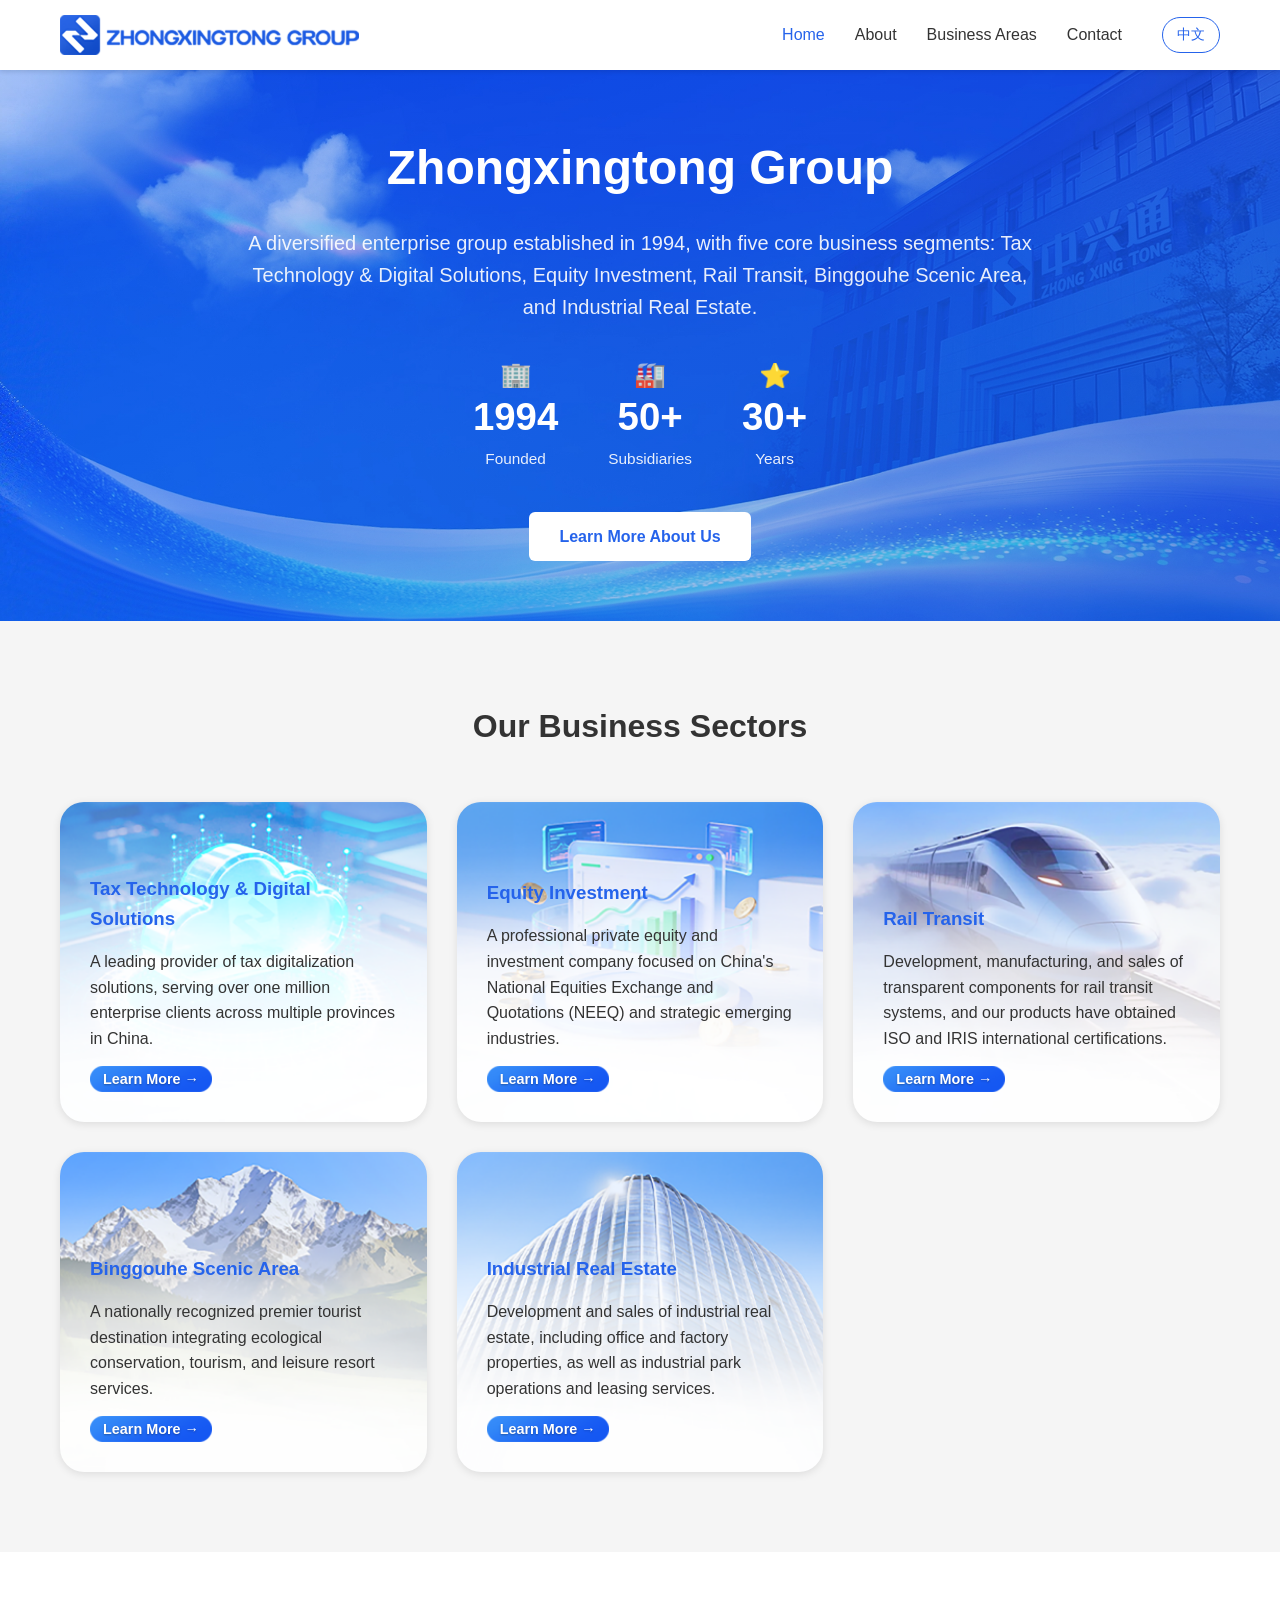
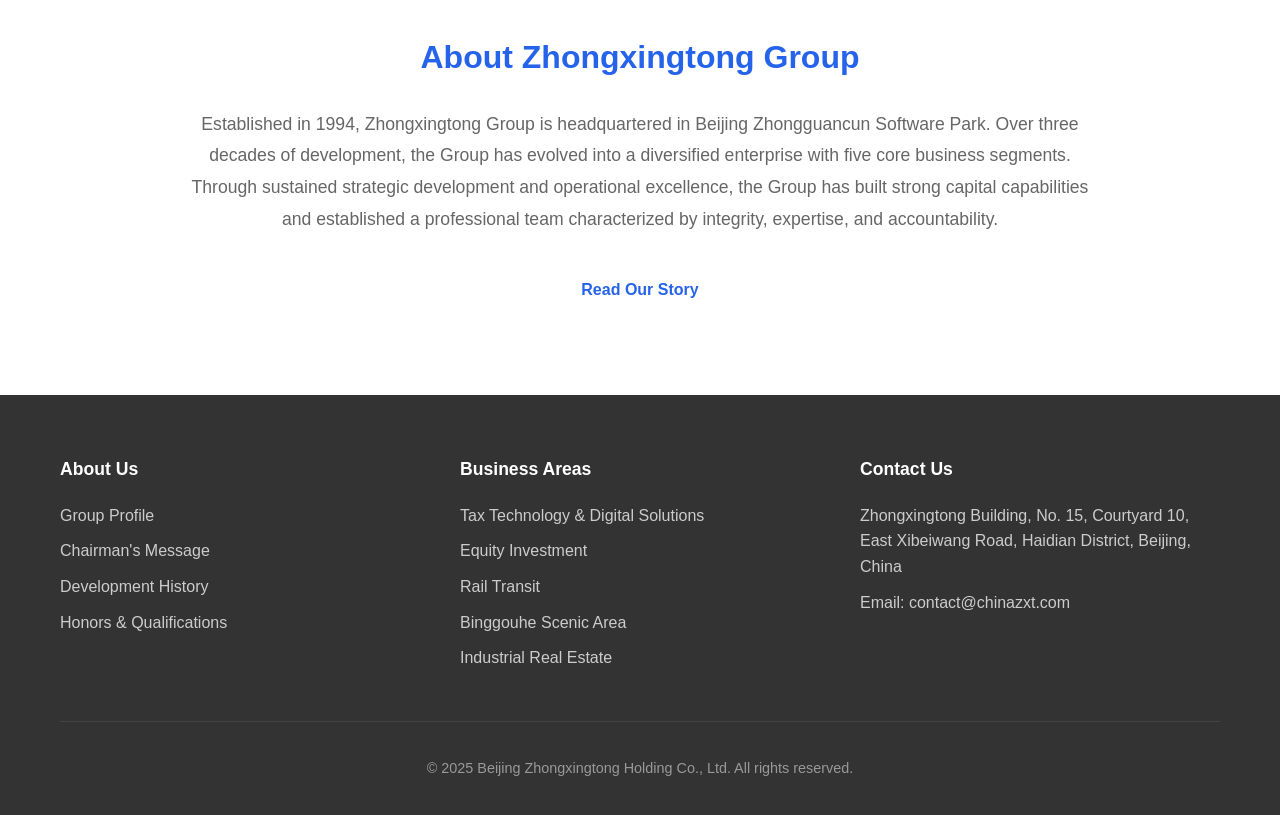
<file: index.html>
<!DOCTYPE html>
<html lang="en">
<head>
  <meta charset="UTF-8">
  <meta name="viewport" content="width=device-width, initial-scale=1.0">
  <title>Home - Zhongxingtong Group</title>
  <link rel="shortcut icon" href="favicon.ico" type="image/x-icon">
  <link rel="stylesheet" href="assets/css/style.css?v=20250525">
  <link rel="stylesheet" href="assets/css/images.css">
  <style>
    .stat-icon {
      display: block;
      line-height: 1;
      font-size: clamp(1.4rem, 2vw, 2.5rem);
      height: 1em;
      overflow: hidden;
      margin-bottom: 0.3em;
    }
    .stat-number {
      margin-bottom: 0.2em;
    }
    .hero {
      background-image: url('images/banner.png');
      background-size: cover;
      background-position: center;
    }
    .feature-card {
      background-size: cover;
      background-position: center;
    }
    .feature-card:nth-child(1) { background-image: url('images/block-1.png'); }
    .feature-card:nth-child(2) { background-image: url('images/block-2.png'); }
    .feature-card:nth-child(3) { background-image: url('images/block-3.png'); }
    .feature-card:nth-child(4) { background-image: url('images/block-4.png'); }
    .feature-card:nth-child(5) { background-image: url('images/block-5.png'); }
  </style>
</head>
<body>
  <header>
    <nav class="navbar">
      <div class="container nav-container">
        <a href="index.html" class="logo">
          <img src="images/logo.png" alt="Zhongxingtong Group">
        </a>
        <button class="mobile-menu-btn" aria-label="Toggle menu">
          <span></span><span></span><span></span>
        </button>
        <ul class="nav-links">
          <li><a href="index.html" class="active">Home</a></li>
          <li><a href="about.html">About</a></li>
          <li class="dropdown">
            <span class="dropdown-toggle">Business Areas</span>
            <div class="dropdown-menu">
              <a href="finance-taxation.html">Tax Technology &amp; Digital Solutions</a>
              <a href="equity-investment.html">Equity Investment</a>
              <a href="rail-transit.html">Rail Transit</a>
              <a href="binggouhe-scenic.html">Binggouhe Scenic Area</a>
              <a href="industrial-real-estate.html">Industrial Real Estate</a>
            </div>
          </li>
          <li><a href="contact.html">Contact</a></li>
        <li class="lang-switcher"><a href="https://www.chinazxt.com/" target="_blank" rel="noopener">中文</a></li>
        </ul>
      </div>
    </nav>
  </header>

  <main>
    <section class="hero">
      <div class="hero-overlay"></div>
      <div class="container hero-content">
        <h1>Zhongxingtong Group</h1>
        <p>A diversified enterprise group established in 1994, with five core business segments: Tax Technology &amp; Digital Solutions, Equity Investment, Rail Transit, Binggouhe Scenic Area, and Industrial Real Estate.</p>
        <div class="hero-stats">
          <div class="stat">
            <span class="stat-icon">🏢</span>
            <span class="stat-number">1994</span>
            <span class="stat-label">Founded</span>
          </div>
          <div class="stat">
            <span class="stat-icon">🏭</span>
            <span class="stat-number">50+</span>
            <span class="stat-label">Subsidiaries</span>
          </div>
          <div class="stat">
            <span class="stat-icon">⭐</span>
            <span class="stat-number">30+</span>
            <span class="stat-label">Years</span>
          </div>
        </div>
        <a href="about.html" class="btn btn-primary">Learn More About Us</a>
      </div>
    </section>

    <section class="features">
      <div class="container">
        <h2>Our Business Sectors</h2>
        <div class="feature-grid">
          <div class="feature-card">
            <h3>Tax Technology &amp; Digital Solutions</h3>
            <p>A leading provider of tax digitalization solutions, serving over one million enterprise clients across multiple provinces in China.</p>
            <a href="finance-taxation.html" class="btn-image"><img src="images/1.png" alt="Learn More"><span class="btn-text">Learn More →</span></a>
          </div>
          <div class="feature-card">
            <h3>Equity Investment</h3>
            <p>A professional private equity and investment company focused on China's National Equities Exchange and Quotations (NEEQ) and strategic emerging industries.</p>
            <a href="equity-investment.html" class="btn-image"><img src="images/1.png" alt="Learn More"><span class="btn-text">Learn More →</span></a>
          </div>
          <div class="feature-card">
            <h3>Rail Transit</h3>
            <p>Development, manufacturing, and sales of transparent components for rail transit systems, and our products have obtained ISO and IRIS international certifications.</p>
            <a href="rail-transit.html" class="btn-image"><img src="images/1.png" alt="Learn More"><span class="btn-text">Learn More →</span></a>
          </div>
          <div class="feature-card">
            <h3>Binggouhe Scenic Area</h3>
            <p>A nationally recognized premier tourist destination integrating ecological conservation, tourism, and leisure resort services.</p>
            <a href="binggouhe-scenic.html" class="btn-image"><img src="images/1.png" alt="Learn More"><span class="btn-text">Learn More →</span></a>
          </div>
          <div class="feature-card">
            <h3>Industrial Real Estate</h3>
            <p>Development and sales of industrial real estate, including office and factory properties, as well as industrial park operations and leasing services.</p>
            <a href="industrial-real-estate.html" class="btn-image"><img src="images/1.png" alt="Learn More"><span class="btn-text">Learn More →</span></a>
          </div>
        </div>
      </div>
    </section>

    <section class="about-preview">
      <div class="container">
        <h2>About Zhongxingtong Group</h2>
        <p>Established in 1994, Zhongxingtong Group is headquartered in Beijing Zhongguancun Software Park. Over three decades of development, the Group has evolved into a diversified enterprise with five core business segments. Through sustained strategic development and operational excellence, the Group has built strong capital capabilities and established a professional team characterized by integrity, expertise, and accountability.</p>
        <a href="about.html" class="btn btn-primary">Read Our Story</a>
      </div>
    </section>
  </main>

  <footer>
    <div class="container">
      <div class="footer-content">
        <div class="footer-section">
          <h4>About Us</h4>
          <ul>
            <li><a href="about.html">Group Profile</a></li>
            <li><a href="about.html#chairman">Chairman's Message</a></li>
            <li><a href="about.html#history">Development History</a></li>
            <li><a href="about.html#honors">Honors & Qualifications</a></li>
          </ul>
        </div>
        <div class="footer-section">
          <h4>Business Areas</h4>
          <ul>
            <li><a href="finance-taxation.html">Tax Technology &amp; Digital Solutions</a></li>
            <li><a href="equity-investment.html">Equity Investment</a></li>
            <li><a href="rail-transit.html">Rail Transit</a></li>
            <li><a href="binggouhe-scenic.html">Binggouhe Scenic Area</a></li>
            <li><a href="industrial-real-estate.html">Industrial Real Estate</a></li>
          </ul>
        </div>
        <div class="footer-section">
          <h4>Contact Us</h4>
          <p>Zhongxingtong Building, No. 15, Courtyard 10, East Xibeiwang Road, Haidian District, Beijing, China</p>
          <p>Email: contact@chinazxt.com</p>
        </div>
      </div>
      <div class="footer-bottom">
        <p>&copy; 2025 Beijing Zhongxingtong Holding Co., Ltd. All rights reserved.</p>
      </div>
    </div>
  </footer>

  <script src="assets/js/main.js"></script>
</body>
</html>
</file>
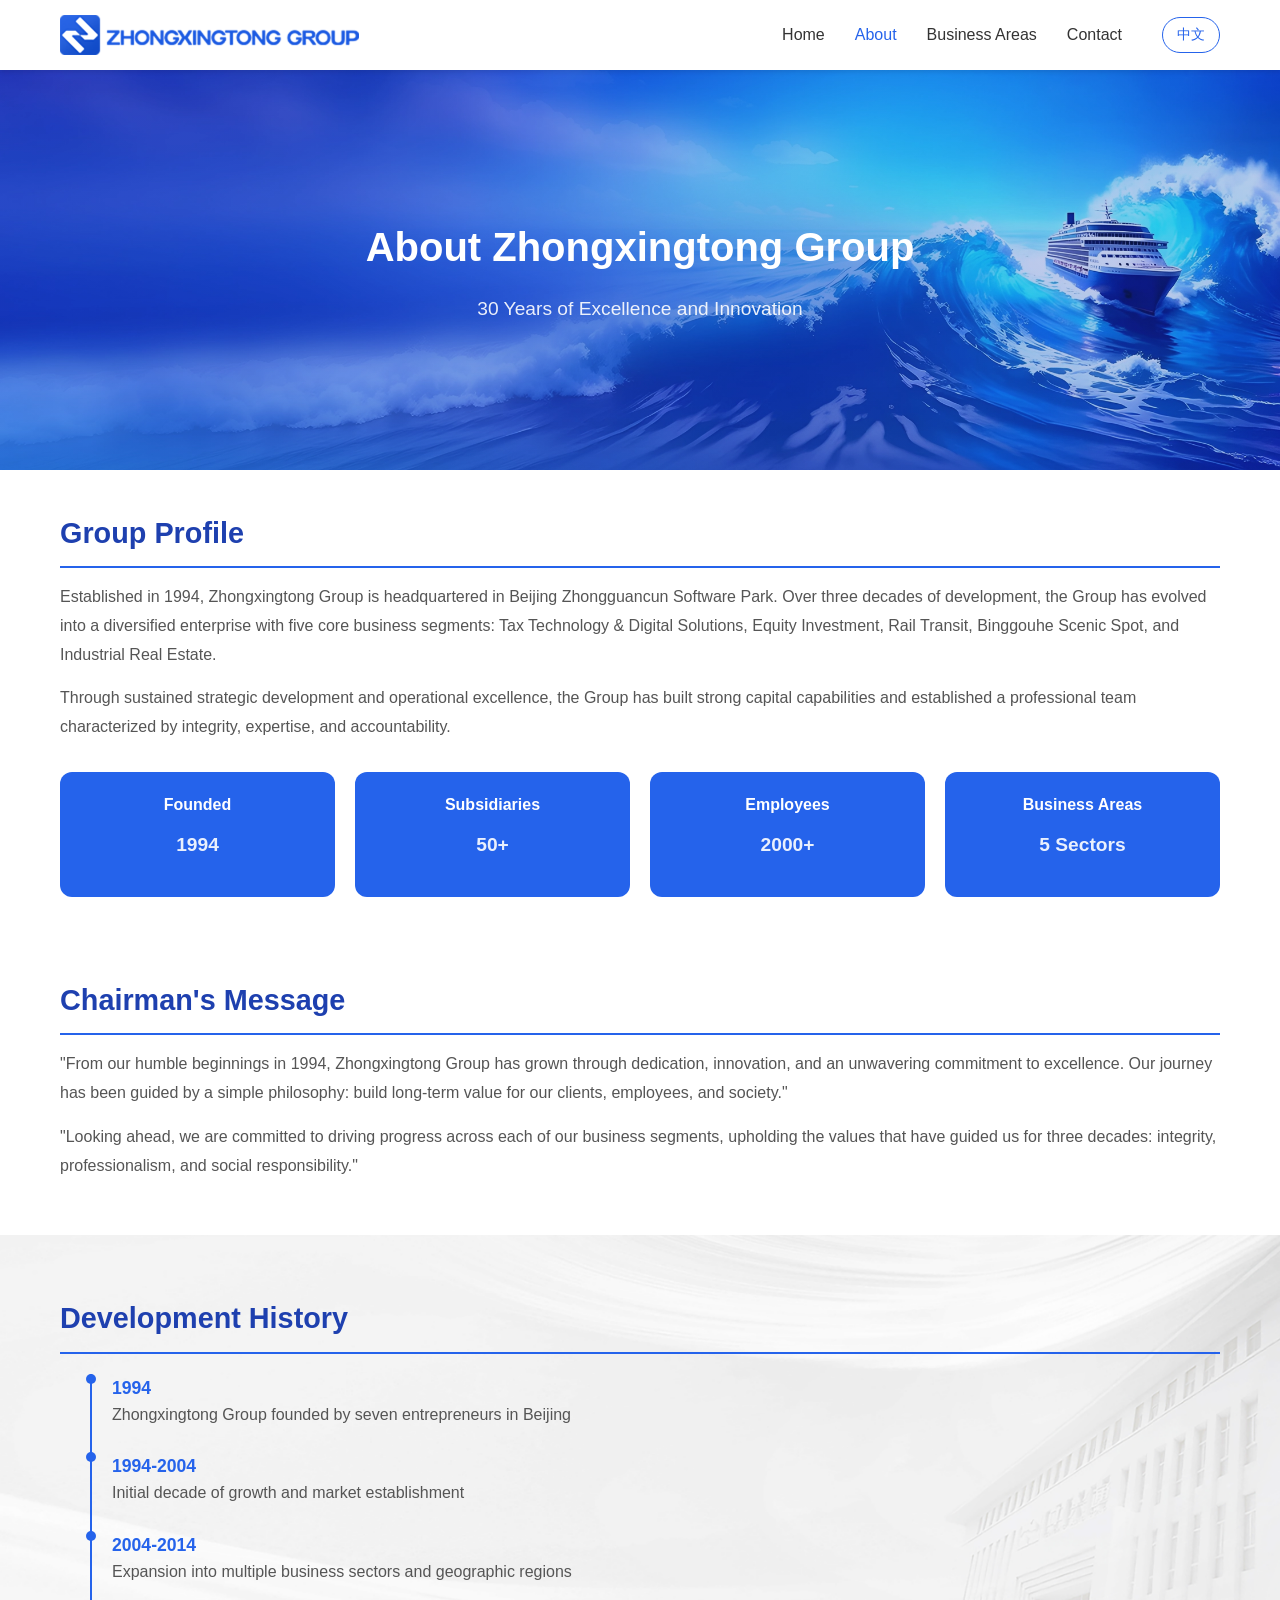
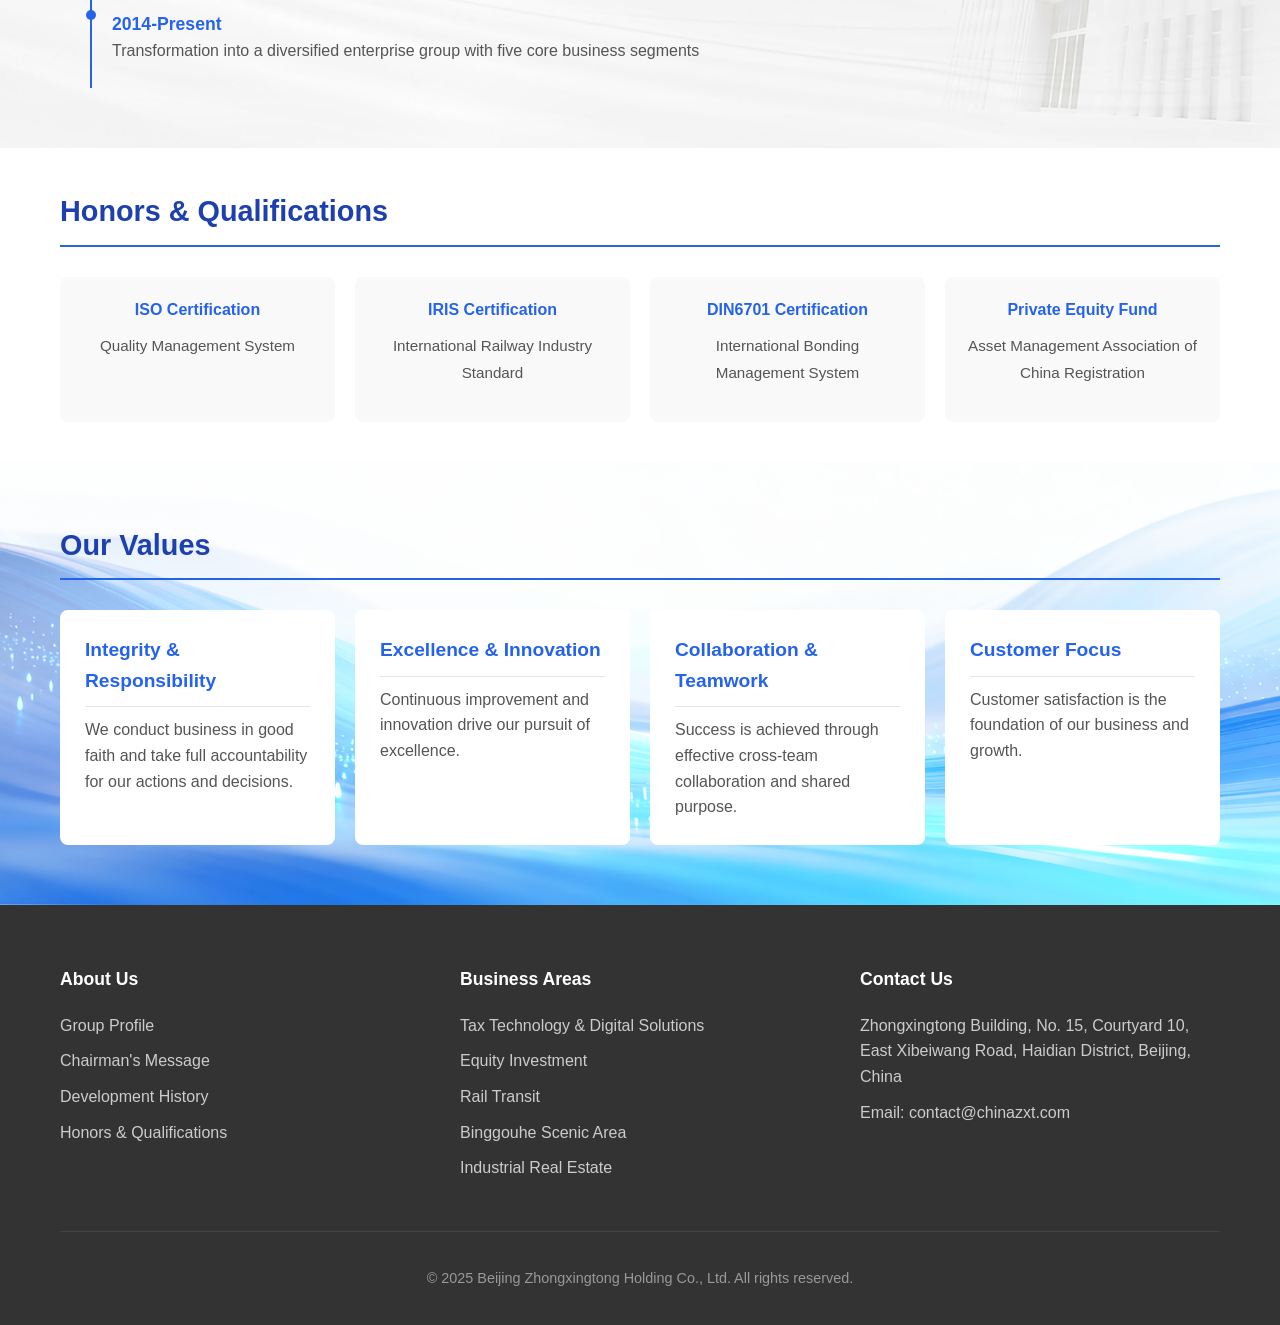
<file: about.html>
<!DOCTYPE html>
<html lang="en">
<head>
  <meta charset="UTF-8">
  <meta name="viewport" content="width=device-width, initial-scale=1.0">
  <title>About - Zhongxingtong Group</title>
  <link rel="shortcut icon" href="favicon.ico" type="image/x-icon">
  <link rel="stylesheet" href="assets/css/style.css?v=20250525">
  <link rel="stylesheet" href="assets/css/images.css">
  <style>
    /* Banner */
    .about-hero {
      position: relative;
      color: white;
      text-align: center;
      padding: 0;
      min-height: 400px;
      display: flex;
      align-items: center;
      justify-content: center;
      background-image: url('images/about/banner1.png');
      background-size: cover;
      background-position: center;
      background-repeat: no-repeat;
    }
    .about-hero .hero-overlay {
      position: absolute;
      top: 0; left: 0; right: 0; bottom: 0;
      background: linear-gradient(135deg, rgba(37, 99, 235, 0.2), rgba(30, 64, 175, 0.3));
      z-index: 1;
    }
    .about-hero .container {
      position: relative;
      z-index: 2;
      padding: 60px 20px;
    }
    .about-hero h1 {
      font-size: clamp(1.8rem, 4vw, 2.5rem);
      margin-bottom: 15px;
    }
    .about-hero p {
      font-size: clamp(1rem, 1.5vw, 1.25rem);
      opacity: 0.9;
    }

    /* Sections */
    .content-section {
      padding: 40px 20px;
    }
    .content-section h2,
    .history-section h2,
    .values-section h2 {
      color: #1e40af;
      margin-bottom: 15px;
      font-size: clamp(1.4rem, 2.5vw, 1.8rem);
      padding-bottom: 10px;
      border-bottom: 2px solid #2563eb;
    }
    .content-section h3 {
      color: #1e40af;
      margin-top: 30px;
      margin-bottom: 15px;
      font-size: 1.5rem;
    }
    .content-section p {
      line-height: 1.8;
      margin-bottom: 15px;
      color: #555;
    }

    /* Group Profile stats - blue bg, white text */
    #profile .honor-item {
      background: #2563eb;
      border-radius: 12px;
      color: white;
    }
    #profile .honor-item h4 {
      color: white;
    }
    #profile .honor-item p {
      color: rgba(255,255,255,0.9);
      font-size: 1.2rem;
      font-weight: 700;
    }

    /* Honor Items */
    .honors-grid {
      display: grid;
      grid-template-columns: repeat(auto-fit, minmax(200px, 1fr));
      gap: 20px;
      margin-top: 30px;
    }
    .honor-item {
      background: #f9f9f9;
      padding: 20px;
      border-radius: 8px;
      text-align: center;
    }
    .honor-item h4 {
      color: #2563eb;
      margin-bottom: 10px;
    }
    .honor-item p {
      color: #555;
      font-size: 0.95rem;
    }

    /* Chairman */
    .chairman-inner {
    }

    /* Development History - background image full width */
    .history-section {
      position: relative;
      padding: 60px 20px;
      background-image: url('images/about/bg-history.png');
      background-size: cover;
      background-position: center;
      background-repeat: no-repeat;
    }
    .history-section .container {
      position: relative;
      z-index: 1;
    }
    .timeline {
      position: relative;
      padding-left: 30px;
      margin-top: 20px;
    }
    .timeline-item {
      position: relative;
      padding-bottom: 25px;
      border-left: 2px solid #2563eb;
      padding-left: 20px;
    }
    .timeline-item::before {
      content: '';
      position: absolute;
      left: -6px;
      top: 0;
      width: 10px;
      height: 10px;
      background: #2563eb;
      border-radius: 50%;
    }
    .timeline-year {
      font-weight: 700;
      color: #2563eb;
      font-size: 1.1rem;
    }
    .timeline-item p {
      color: #555;
    }

    /* Values - background image full width */
    .values-section {
      position: relative;
      padding: clamp(40px, 5vw, 60px) 20px;
      background-image: url('images/about/bg-values.png');
      background-size: cover;
      background-position: center;
      background-repeat: no-repeat;
    }
    .values-list {
      display: grid;
      grid-template-columns: repeat(auto-fit, minmax(250px, 1fr));
      gap: 20px;
      margin-top: 30px;
    }
    .value-item {
      background: white;
      padding: 25px;
      border-radius: 8px;
    }
    .value-item h4 {
      color: #2563eb;
      margin-bottom: 10px;
      font-size: 1.2rem;
      padding-bottom: 10px;
      border-bottom: 1px solid rgba(0,0,0,0.1);
    }
    .value-item p {
      color: #555;
    }

    /* Careers */
    @media (max-width: 768px) {
      .about-hero {
        min-height: 300px;
      }
      .about-hero .container {
        padding: 40px 15px;
      }
    }
  </style>
</head>
<body>
    <header>
    <nav class="navbar">
      <div class="container nav-container">
        <a href="index.html" class="logo">
          <img src="images/logo.png" alt="Zhongxingtong Group">
        </a>
        <button class="mobile-menu-btn" aria-label="Toggle menu">
          <span></span><span></span><span></span>
        </button>
        <ul class="nav-links">
          <li><a href="index.html">Home</a></li>
          <li><a href="about.html" class="active">About</a></li>
          <li class="dropdown">
            <span class="dropdown-toggle">Business Areas</span>
            <div class="dropdown-menu">
              <a href="finance-taxation.html">Tax Technology &amp; Digital Solutions</a>
              <a href="equity-investment.html">Equity Investment</a>
              <a href="rail-transit.html">Rail Transit</a>
              <a href="binggouhe-scenic.html">Binggouhe Scenic Area</a>
              <a href="industrial-real-estate.html">Industrial Real Estate</a>
            </div>
          </li>
          <li><a href="contact.html">Contact</a></li>
        <li class="lang-switcher"><a href="https://www.chinazxt.com/" target="_blank" rel="noopener">中文</a></li>
        </ul>
      </div>
    </nav>
  </header>

  <main>
    <!-- Banner -->
    <section class="about-hero">
      <div class="hero-overlay"></div>
      <div class="container">
        <h1>About Zhongxingtong Group</h1>
        <p>30 Years of Excellence and Innovation</p>
      </div>
    </section>

    <!-- Group Profile -->
    <section class="content-section" id="profile">
      <div class="container">
        <h2>Group Profile</h2>
        <p>Established in 1994, Zhongxingtong Group is headquartered in Beijing Zhongguancun Software Park. Over three decades of development, the Group has evolved into a diversified enterprise with five core business segments: Tax Technology &amp; Digital Solutions, Equity Investment, Rail Transit, Binggouhe Scenic Spot, and Industrial Real Estate.</p>
        <p>Through sustained strategic development and operational excellence, the Group has built strong capital capabilities and established a professional team characterized by integrity, expertise, and accountability.</p>
        <div class="honors-grid">
          <div class="honor-item">
            <h4>Founded</h4>
            <p>1994</p>
          </div>
          <div class="honor-item">
            <h4>Subsidiaries</h4>
            <p>50+</p>
          </div>
          <div class="honor-item">
            <h4>Employees</h4>
            <p>2000+</p>
          </div>
          <div class="honor-item">
            <h4>Business Areas</h4>
            <p>5 Sectors</p>
          </div>
        </div>
      </div>
    </section>

    <!-- Chairman's Message -->
    <section class="content-section" id="chairman">
      <div class="container">
        <div class="chairman-inner">
        <h2>Chairman's Message</h2>
        <p>"From our humble beginnings in 1994, Zhongxingtong Group has grown through dedication, innovation, and an unwavering commitment to excellence. Our journey has been guided by a simple philosophy: build long-term value for our clients, employees, and society."</p>
        <p>"Looking ahead, we are committed to driving progress across each of our business segments, upholding the values that have guided us for three decades: integrity, professionalism, and social responsibility."</p>
        </div>
      </div>
    </section>

    <!-- Development History - background image -->
    <section class="history-section" id="history">
      <div class="container">
        <h2>Development History</h2>
        <div class="timeline">
          <div class="timeline-item">
            <div class="timeline-year">1994</div>
            <p>Zhongxingtong Group founded by seven entrepreneurs in Beijing</p>
          </div>
          <div class="timeline-item">
            <div class="timeline-year">1994-2004</div>
            <p>Initial decade of growth and market establishment</p>
          </div>
          <div class="timeline-item">
            <div class="timeline-year">2004-2014</div>
            <p>Expansion into multiple business sectors and geographic regions</p>
          </div>
          <div class="timeline-item">
            <div class="timeline-year">2014-Present</div>
            <p>Transformation into a diversified enterprise group with five core business segments</p>
          </div>
        </div>
      </div>
    </section>

    <!-- Honors -->
    <section class="content-section" id="honors">
      <div class="container">
        <h2>Honors & Qualifications</h2>
        <div class="honors-grid">
          <div class="honor-item">
            <h4>ISO Certification</h4>
            <p>Quality Management System</p>
          </div>
          <div class="honor-item">
            <h4>IRIS Certification</h4>
            <p>International Railway Industry Standard</p>
          </div>
          <div class="honor-item">
            <h4>DIN6701 Certification</h4>
            <p>International Bonding Management System</p>
          </div>
          <div class="honor-item">
            <h4>Private Equity Fund</h4>
            <p>Asset Management Association of China Registration</p>
          </div>
        </div>
      </div>
    </section>

    <!-- Values -->
    <section class="values-section" id="values">
      <div class="container">
        <h2>Our Values</h2>
          <div class="values-list">
            <div class="value-item">
              <h4>Integrity & Responsibility</h4>
              <p>We conduct business in good faith and take full accountability for our actions and decisions.</p>
            </div>
            <div class="value-item">
              <h4>Excellence & Innovation</h4>
              <p>Continuous improvement and innovation drive our pursuit of excellence.</p>
            </div>
            <div class="value-item">
              <h4>Collaboration & Teamwork</h4>
              <p>Success is achieved through effective cross-team collaboration and shared purpose.</p>
            </div>
            <div class="value-item">
              <h4>Customer Focus</h4>
              <p>Customer satisfaction is the foundation of our business and growth.</p>
            </div>
          </div>
      </div>
    </section>

  </main>

    <footer>
    <div class="container">
      <div class="footer-content">
        <div class="footer-section">
          <h4>About Us</h4>
          <ul>
            <li><a href="about.html">Group Profile</a></li>
            <li><a href="about.html#chairman">Chairman's Message</a></li>
            <li><a href="about.html#history">Development History</a></li>
            <li><a href="about.html#honors">Honors & Qualifications</a></li>
          </ul>
        </div>
        <div class="footer-section">
          <h4>Business Areas</h4>
          <ul>
            <li><a href="finance-taxation.html">Tax Technology &amp; Digital Solutions</a></li>
            <li><a href="equity-investment.html">Equity Investment</a></li>
            <li><a href="rail-transit.html">Rail Transit</a></li>
            <li><a href="binggouhe-scenic.html">Binggouhe Scenic Area</a></li>
            <li><a href="industrial-real-estate.html">Industrial Real Estate</a></li>
          </ul>
        </div>
        <div class="footer-section">
          <h4>Contact Us</h4>
          <p>Zhongxingtong Building, No. 15, Courtyard 10, East Xibeiwang Road, Haidian District, Beijing, China</p>
          <p>Email: contact@chinazxt.com</p>
        </div>
      </div>
      <div class="footer-bottom">
        <p>&copy; 2025 Beijing Zhongxingtong Holding Co., Ltd. All rights reserved.</p>
      </div>
    </div>
  </footer>

  <script src="assets/js/main.js"></script>
</body>
</html>
</file>
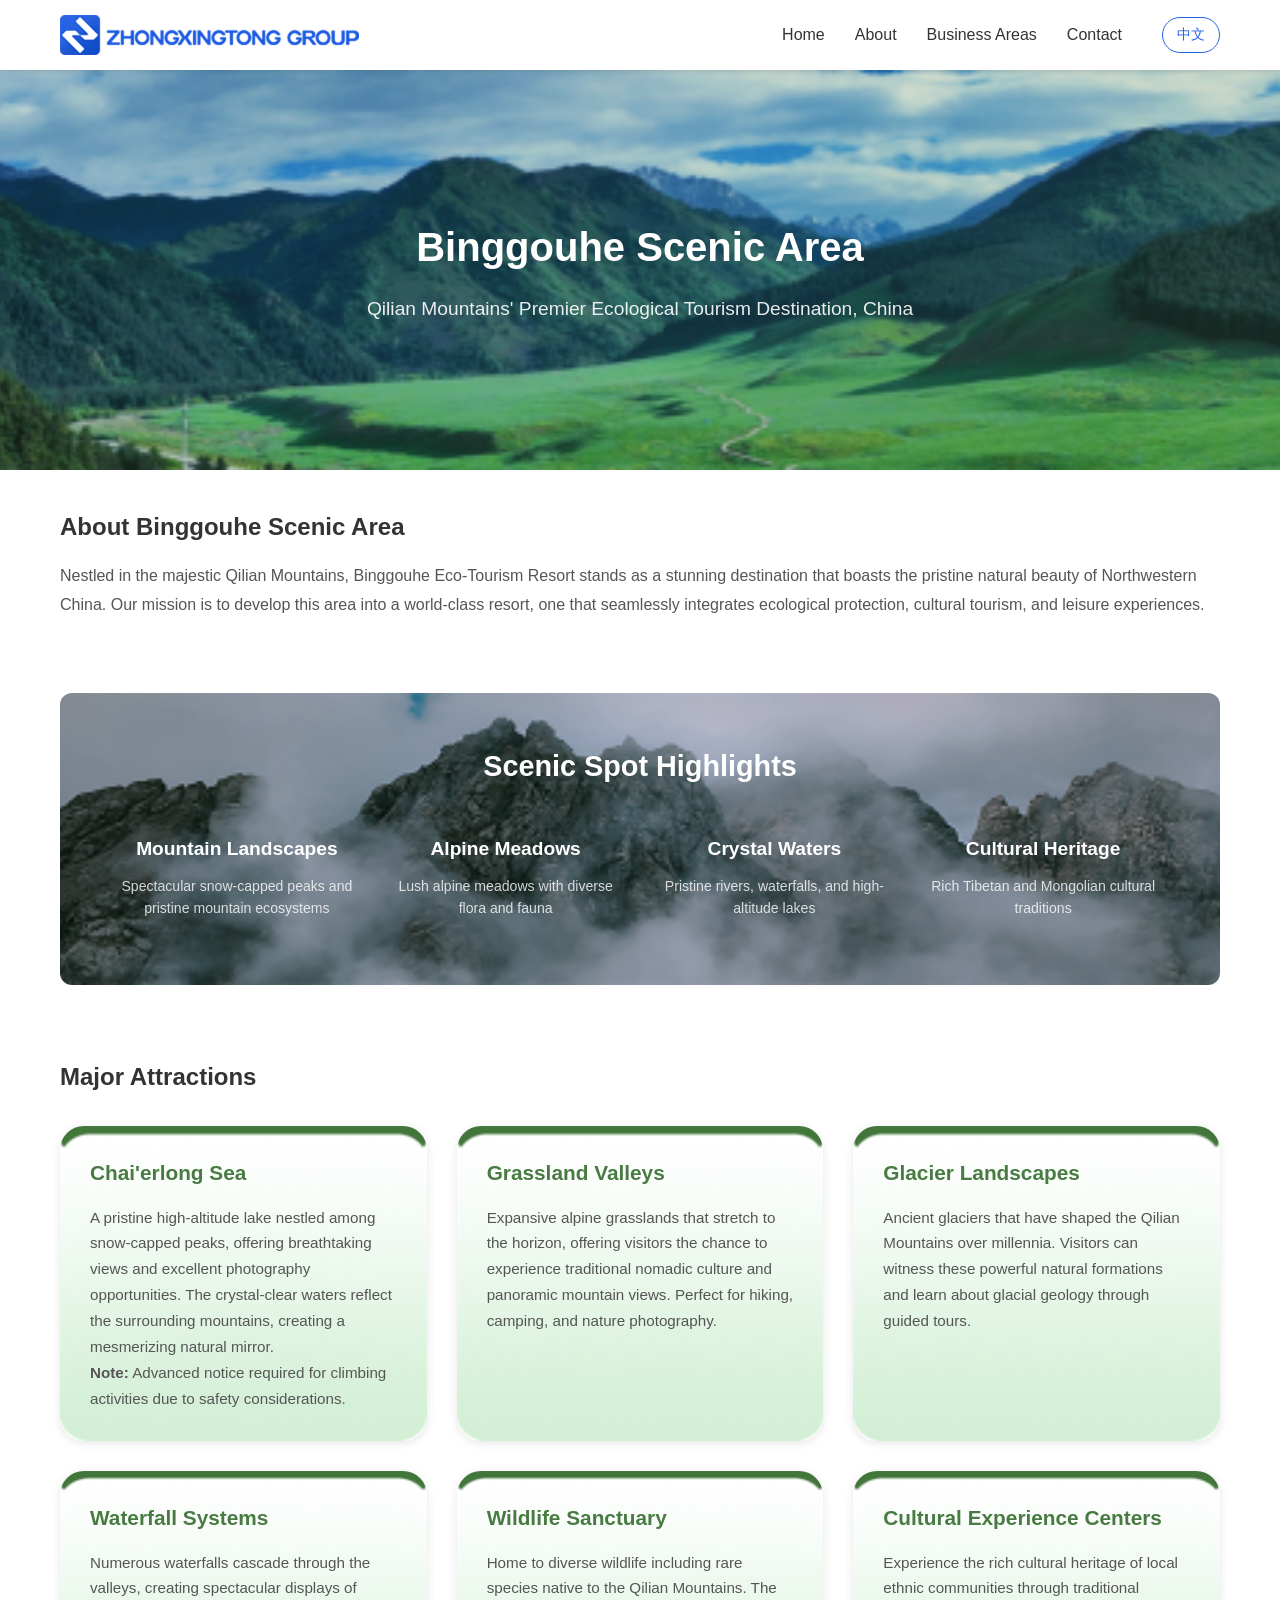
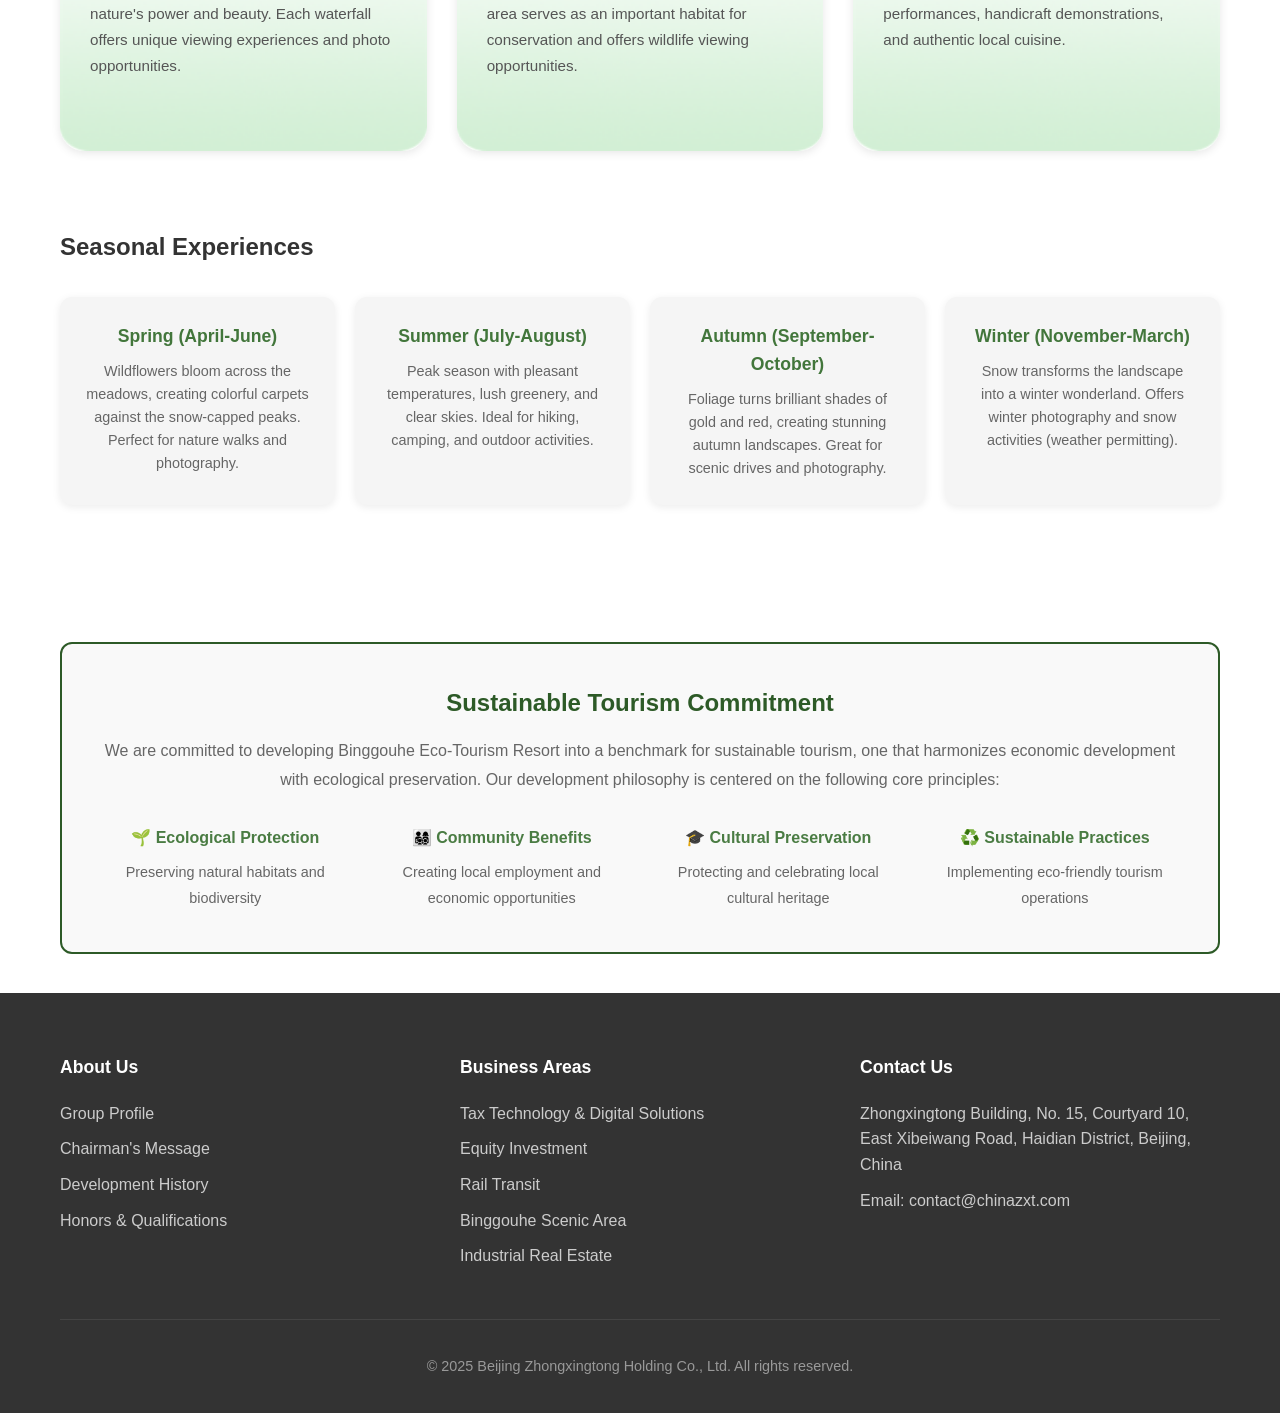
<file: binggouhe-scenic.html>
<!DOCTYPE html>
<html lang="en">
<head>
  <meta charset="UTF-8">
  <meta name="viewport" content="width=device-width, initial-scale=1.0">
  <title>Binggouhe Scenic Area - Zhongxingtong Group</title>
  <link rel="shortcut icon" href="favicon.ico" type="image/x-icon">
  <link rel="stylesheet" href="assets/css/style.css?v=20250525">
  <link rel="stylesheet" href="assets/css/images.css">
  <style>
    /* Banner */
    .business-header {
      position: relative;
      color: white;
      text-align: center;
      padding: 0;
      min-height: 400px;
      display: flex;
      align-items: center;
      justify-content: center;
      background-image: url('images/bgh/banner2.png');
      background-size: cover;
      background-position: center;
      background-repeat: no-repeat;
    }
    .business-header .hero-overlay {
      position: absolute;
      top: 0; left: 0; right: 0; bottom: 0;
      background: linear-gradient(135deg, rgba(45, 90, 39, 0.2), rgba(74, 124, 67, 0.3));
      z-index: 1;
    }
    .business-header .container {
      position: relative;
      z-index: 2;
      padding: 60px 20px;
    }
    .business-header h1 {
      font-size: clamp(1.8rem, 4vw, 2.5rem);
      margin-bottom: 15px;
    }
    .business-header p {
      font-size: clamp(1rem, 1.5vw, 1.25rem);
      opacity: 0.9;
    }

    /* Overview */
    .overview-section {
      padding: clamp(25px, 3vw, 40px) 20px;
    }
    .overview-section h2 {
      color: #333;
      margin-bottom: 15px;
    }
    .overview-section p {
      line-height: 1.8;
      color: #555;
    }

    /* Feature Highlight - background image with white text */
    .feature-section {
      padding: clamp(25px, 3vw, 35px) 20px;
    }
    .feature-inner {
      position: relative;
      border-radius: 12px;
      overflow: hidden;
      background-image: url('images/bgh/bg-feature.png');
      background-size: cover;
      background-position: center;
      background-repeat: no-repeat;
      padding: clamp(30px, 4vw, 50px);
    }
    .feature-inner::before {
      content: '';
      position: absolute;
      top: 0; left: 0; right: 0; bottom: 0;
      background: transparent;
      z-index: 0;
    }
    .feature-inner > * {
      position: relative;
      z-index: 1;
    }
    .feature-inner h2 {
      color: white;
      text-align: center;
      margin-bottom: 30px;
      font-size: clamp(1.4rem, 2.5vw, 1.8rem);
    }
    .feature-grid {
      display: grid;
      grid-template-columns: repeat(4, 1fr);
      gap: 15px;
    }
    .feature-item {
      text-align: center;
      padding: 15px 10px;
    }
    .feature-item h4 {
      color: white;
      margin-bottom: 10px;
      font-size: clamp(1rem, 1.5vw, 1.2rem);
    }
    .feature-item p {
      color: rgba(255,255,255,0.8);
      font-size: clamp(0.85rem, 1.1vw, 0.95rem);
      line-height: 1.6;
    }

    /* Attraction Cards - same pattern as finance-taxation service-card */
    .attraction-grid {
      display: grid;
      grid-template-columns: repeat(auto-fit, minmax(300px, 1fr));
      gap: 30px;
      margin-top: 30px;
    }
    .attraction-card {
      position: relative;
      border-radius: 24px;
      box-shadow: 0 2px 10px rgba(0,0,0,0.1);
      padding: 30px;
      overflow: hidden;
      min-height: 280px;
      display: flex;
      flex-direction: column;
      justify-content: flex-start;
      background-image: url('images/bgh/card-bg.png');
      background-size: 100% 100%;
      background-position: center;
      background-repeat: no-repeat;
    }
    .attraction-card h3 {
      color: #487b42;
      margin-bottom: 15px;
      font-size: 1.3rem;
    }
    .attraction-card p {
      color: #555;
      font-size: 0.95rem;
      line-height: 1.7;
    }

    /* Seasons */
    .seasons {
      display: grid;
      grid-template-columns: repeat(auto-fit, minmax(250px, 1fr));
      gap: 20px;
      margin-top: 30px;
    }
    .season-card {
      text-align: center;
      padding: 25px;
      background: #f5f5f5;
      border-radius: 12px;
      box-shadow: 0 2px 8px rgba(0,0,0,0.08);
    }
    .season-card h4 {
      color: #42763b;
      margin-bottom: 10px;
      font-size: 1.1rem;
    }
    .season-card p {
      color: #666;
      font-size: 0.9rem;
      line-height: 1.6;
    }

    /* Sustainable Tourism */
    .sustainability {
      margin-top: 60px;
      padding: clamp(30px, 4vw, 40px);
      background: #f9f9f9;
      border-radius: 12px;
      border: 2px solid #2d5a27;
    }
    .sustainability h2 {
      color: #2d5a27;
      text-align: center;
      margin-bottom: 15px;
    }
    .sustainability > p {
      text-align: center;
      color: #666;
      margin-bottom: 30px;
    }
    .sustain-grid {
      display: grid;
      grid-template-columns: repeat(auto-fit, minmax(220px, 1fr));
      gap: 30px;
    }
    .sustain-item h4 {
      color: #4a7c43;
      margin-bottom: 10px;
      text-align: center;
    }
    .sustain-item p {
      color: #666;
      font-size: 0.9rem;
      text-align: center;
    }

    @media (max-width: 768px) {
      .business-header {
        min-height: 300px;
      }
      .business-header .container {
        padding: 40px 15px;
      }
      .feature-grid {
        grid-template-columns: repeat(2, 1fr);
      }
    }
    @media (max-width: 480px) {
      .feature-grid {
        grid-template-columns: 1fr;
      }
    }
  </style>
</head>
<body>
    <header>
    <nav class="navbar">
      <div class="container nav-container">
        <a href="index.html" class="logo">
          <img src="images/logo.png" alt="Zhongxingtong Group">
        </a>
        <button class="mobile-menu-btn" aria-label="Toggle menu">
          <span></span><span></span><span></span>
        </button>
        <ul class="nav-links">
          <li><a href="index.html">Home</a></li>
          <li><a href="about.html">About</a></li>
          <li class="dropdown">
            <span class="dropdown-toggle active">Business Areas</span>
            <div class="dropdown-menu">
              <a href="finance-taxation.html">Tax Technology &amp; Digital Solutions</a>
              <a href="equity-investment.html">Equity Investment</a>
              <a href="rail-transit.html">Rail Transit</a>
              <a href="binggouhe-scenic.html">Binggouhe Scenic Area</a>
              <a href="industrial-real-estate.html">Industrial Real Estate</a>
            </div>
          </li>
          <li><a href="contact.html">Contact</a></li>
        <li class="lang-switcher"><a href="https://www.chinazxt.com/" target="_blank" rel="noopener">中文</a></li>
        </ul>
      </div>
    </nav>
  </header>

  <main>
    <!-- Banner -->
    <section class="business-header">
      <div class="hero-overlay"></div>
      <div class="container">
        <h1>Binggouhe Scenic Area</h1>
        <p>Qilian Mountains' Premier Ecological Tourism Destination, China</p>
      </div>
    </section>

    <!-- Overview -->
    <section class="overview-section">
      <div class="container">
        <h2>About Binggouhe Scenic Area</h2>
        <p>Nestled in the majestic Qilian Mountains, Binggouhe Eco-Tourism Resort stands as a stunning destination that boasts the pristine natural beauty of Northwestern China. Our mission is to develop this area into a world-class resort, one that seamlessly integrates ecological protection, cultural tourism, and leisure experiences.</p>
      </div>
    </section>

    <!-- Feature Highlight - background image, white text -->
    <section class="feature-section">
      <div class="container">
        <div class="feature-inner">
          <h2>Scenic Spot Highlights</h2>
          <div class="feature-grid">
            <div class="feature-item">
              <h4>Mountain Landscapes</h4>
              <p>Spectacular snow-capped peaks and pristine mountain ecosystems</p>
            </div>
            <div class="feature-item">
              <h4>Alpine Meadows</h4>
              <p>Lush alpine meadows with diverse flora and fauna</p>
            </div>
            <div class="feature-item">
              <h4>Crystal Waters</h4>
              <p>Pristine rivers, waterfalls, and high-altitude lakes</p>
            </div>
            <div class="feature-item">
              <h4>Cultural Heritage</h4>
              <p>Rich Tibetan and Mongolian cultural traditions</p>
            </div>
          </div>
        </div>
      </div>
    </section>

    <!-- Major Attractions -->
    <section class="overview-section">
      <div class="container">
        <h2>Major Attractions</h2>
        <div class="attraction-grid">
          <div class="attraction-card">
            <h3>Chai'erlong Sea</h3>
            <p>A pristine high-altitude lake nestled among snow-capped peaks, offering breathtaking views and excellent photography opportunities. The crystal-clear waters reflect the surrounding mountains, creating a mesmerizing natural mirror.</p>
            <p><strong>Note:</strong> Advanced notice required for climbing activities due to safety considerations.</p>
          </div>

          <div class="attraction-card">
            <h3>Grassland Valleys</h3>
            <p>Expansive alpine grasslands that stretch to the horizon, offering visitors the chance to experience traditional nomadic culture and panoramic mountain views. Perfect for hiking, camping, and nature photography.</p>
          </div>

          <div class="attraction-card">
            <h3>Glacier Landscapes</h3>
            <p>Ancient glaciers that have shaped the Qilian Mountains over millennia. Visitors can witness these powerful natural formations and learn about glacial geology through guided tours.</p>
          </div>

          <div class="attraction-card">
            <h3>Waterfall Systems</h3>
            <p>Numerous waterfalls cascade through the valleys, creating spectacular displays of nature's power and beauty. Each waterfall offers unique viewing experiences and photo opportunities.</p>
          </div>

          <div class="attraction-card">
            <h3>Wildlife Sanctuary</h3>
            <p>Home to diverse wildlife including rare species native to the Qilian Mountains. The area serves as an important habitat for conservation and offers wildlife viewing opportunities.</p>
          </div>

          <div class="attraction-card">
            <h3>Cultural Experience Centers</h3>
            <p>Experience the rich cultural heritage of local ethnic communities through traditional performances, handicraft demonstrations, and authentic local cuisine.</p>
          </div>
        </div>
      </div>
    </section>

    <!-- Seasonal Experiences -->
    <section class="overview-section">
      <div class="container">
        <h2>Seasonal Experiences</h2>
        <div class="seasons">
          <div class="season-card">
            <h4>Spring (April-June)</h4>
            <p>Wildflowers bloom across the meadows, creating colorful carpets against the snow-capped peaks. Perfect for nature walks and photography.</p>
          </div>
          <div class="season-card">
            <h4>Summer (July-August)</h4>
            <p>Peak season with pleasant temperatures, lush greenery, and clear skies. Ideal for hiking, camping, and outdoor activities.</p>
          </div>
          <div class="season-card">
            <h4>Autumn (September-October)</h4>
            <p>Foliage turns brilliant shades of gold and red, creating stunning autumn landscapes. Great for scenic drives and photography.</p>
          </div>
          <div class="season-card">
            <h4>Winter (November-March)</h4>
            <p>Snow transforms the landscape into a winter wonderland. Offers winter photography and snow activities (weather permitting).</p>
          </div>
        </div>
      </div>
    </section>

    <!-- Sustainable Tourism -->
    <section class="overview-section">
      <div class="container">
        <div class="sustainability">
          <h2>Sustainable Tourism Commitment</h2>
          <p>We are committed to developing Binggouhe Eco-Tourism Resort into a benchmark for sustainable tourism, one that harmonizes economic development with ecological preservation. Our development philosophy is centered on the following core principles:</p>
          <div class="sustain-grid">
            <div class="sustain-item">
              <h4>🌱 Ecological Protection</h4>
              <p>Preserving natural habitats and biodiversity</p>
            </div>
            <div class="sustain-item">
              <h4>👨‍👩‍👧‍👦 Community Benefits</h4>
              <p>Creating local employment and economic opportunities</p>
            </div>
            <div class="sustain-item">
              <h4>🎓 Cultural Preservation</h4>
              <p>Protecting and celebrating local cultural heritage</p>
            </div>
            <div class="sustain-item">
              <h4>♻️ Sustainable Practices</h4>
              <p>Implementing eco-friendly tourism operations</p>
            </div>
          </div>
        </div>
      </div>
    </section>
  </main>

    <footer>
    <div class="container">
      <div class="footer-content">
        <div class="footer-section">
          <h4>About Us</h4>
          <ul>
            <li><a href="about.html">Group Profile</a></li>
            <li><a href="about.html#chairman">Chairman's Message</a></li>
            <li><a href="about.html#history">Development History</a></li>
            <li><a href="about.html#honors">Honors & Qualifications</a></li>
          </ul>
        </div>
        <div class="footer-section">
          <h4>Business Areas</h4>
          <ul>
            <li><a href="finance-taxation.html">Tax Technology &amp; Digital Solutions</a></li>
            <li><a href="equity-investment.html">Equity Investment</a></li>
            <li><a href="rail-transit.html">Rail Transit</a></li>
            <li><a href="binggouhe-scenic.html">Binggouhe Scenic Area</a></li>
            <li><a href="industrial-real-estate.html">Industrial Real Estate</a></li>
          </ul>
        </div>
        <div class="footer-section">
          <h4>Contact Us</h4>
          <p>Zhongxingtong Building, No. 15, Courtyard 10, East Xibeiwang Road, Haidian District, Beijing, China</p>
          <p>Email: contact@chinazxt.com</p>
        </div>
      </div>
      <div class="footer-bottom">
        <p>&copy; 2025 Beijing Zhongxingtong Holding Co., Ltd. All rights reserved.</p>
      </div>
    </div>
  </footer>

  <script src="assets/js/main.js"></script>
</body>
</html>
</file>
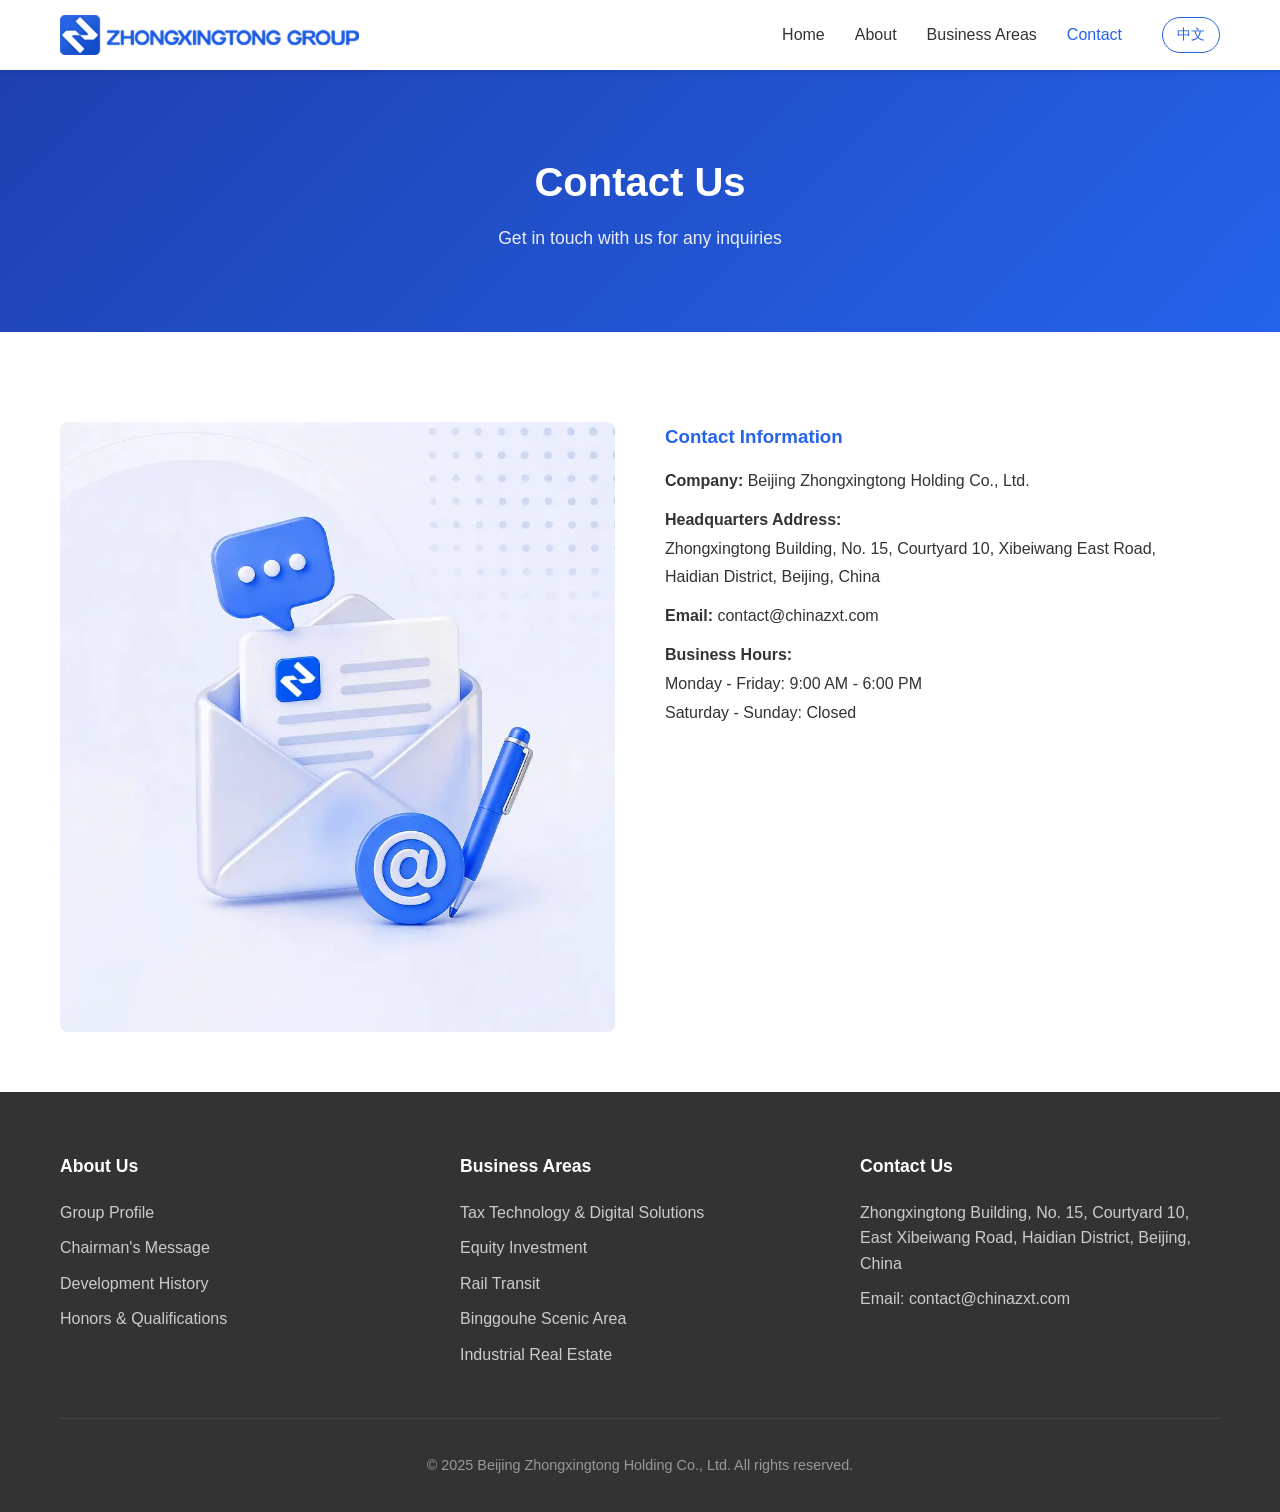
<file: contact.html>
<!DOCTYPE html>
<html lang="en">
<head>
  <meta charset="UTF-8">
  <meta name="viewport" content="width=device-width, initial-scale=1.0">
  <title>Contact - Zhongxingtong Group</title>
  <link rel="shortcut icon" href="favicon.ico" type="image/x-icon">
  <link rel="stylesheet" href="assets/css/style.css?v=20250525">
  <link rel="stylesheet" href="assets/css/images.css">
  <style>
    .page-header { background: linear-gradient(135deg, #1e40af, #2563eb); color: white; text-align: center; padding: 80px 20px; }
    .page-header h1 { font-size: 2.5rem; margin-bottom: 10px; }
    .page-header p { font-size: 1.1rem; opacity: 0.9; }
    .content-section { padding: 60px 20px; }
    .contact-grid { display: grid; grid-template-columns: 1fr 1fr; gap: 50px; margin-top: 30px; }
    .contact-image img { width: 100%; height: auto; border-radius: 8px; }
    .contact-info h3 { color: #2563eb; margin-bottom: 15px; }
    .contact-info p { margin-bottom: 10px; line-height: 1.8; }
    @media (max-width: 768px) { .contact-grid { grid-template-columns: 1fr; } }
  </style>
</head>
<body>
    <header>
    <nav class="navbar">
      <div class="container nav-container">
        <a href="index.html" class="logo">
          <img src="images/logo.png" alt="Zhongxingtong Group">
        </a>
        <button class="mobile-menu-btn" aria-label="Toggle menu">
          <span></span><span></span><span></span>
        </button>
        <ul class="nav-links">
          <li><a href="index.html">Home</a></li>
          <li><a href="about.html">About</a></li>
          <li class="dropdown">
            <span class="dropdown-toggle">Business Areas</span>
            <div class="dropdown-menu">
              <a href="finance-taxation.html">Tax Technology &amp; Digital Solutions</a>
              <a href="equity-investment.html">Equity Investment</a>
              <a href="rail-transit.html">Rail Transit</a>
              <a href="binggouhe-scenic.html">Binggouhe Scenic Area</a>
              <a href="industrial-real-estate.html">Industrial Real Estate</a>
            </div>
          </li>
          <li><a href="contact.html" class="active">Contact</a></li>
        <li class="lang-switcher"><a href="https://www.chinazxt.com/" target="_blank" rel="noopener">中文</a></li>
        </ul>
      </div>
    </nav>
  </header>

  <main>
    <section class="page-header">
      <div class="container">
        <h1>Contact Us</h1>
        <p>Get in touch with us for any inquiries</p>
      </div>
    </section>

    <section class="content-section">
      <div class="container">
        <div class="contact-grid">
          <div class="contact-image">
            <img src="images/contact/contact-form.png" alt="Contact Us">
          </div>
          <div class="contact-info">
            <h3>Contact Information</h3>
            <p><strong>Company:</strong> Beijing Zhongxingtong Holding Co., Ltd.</p>
            <p><strong>Headquarters Address:</strong><br>Zhongxingtong Building, No. 15, Courtyard 10, Xibeiwang East Road,<br>Haidian District, Beijing, China</p>
            <p><strong>Email:</strong> contact@chinazxt.com</p>
            <p><strong>Business Hours:</strong><br>Monday - Friday: 9:00 AM - 6:00 PM<br>Saturday - Sunday: Closed</p>
          </div>
        </div>
      </div>
    </section>
  </main>

    <footer>
    <div class="container">
      <div class="footer-content">
        <div class="footer-section">
          <h4>About Us</h4>
          <ul>
            <li><a href="about.html">Group Profile</a></li>
            <li><a href="about.html#chairman">Chairman's Message</a></li>
            <li><a href="about.html#history">Development History</a></li>
            <li><a href="about.html#honors">Honors & Qualifications</a></li>
          </ul>
        </div>
        <div class="footer-section">
          <h4>Business Areas</h4>
          <ul>
            <li><a href="finance-taxation.html">Tax Technology &amp; Digital Solutions</a></li>
            <li><a href="equity-investment.html">Equity Investment</a></li>
            <li><a href="rail-transit.html">Rail Transit</a></li>
            <li><a href="binggouhe-scenic.html">Binggouhe Scenic Area</a></li>
            <li><a href="industrial-real-estate.html">Industrial Real Estate</a></li>
          </ul>
        </div>
        <div class="footer-section">
          <h4>Contact Us</h4>
          <p>Zhongxingtong Building, No. 15, Courtyard 10, East Xibeiwang Road, Haidian District, Beijing, China</p>
          <p>Email: contact@chinazxt.com</p>
        </div>
      </div>
      <div class="footer-bottom">
        <p>&copy; 2025 Beijing Zhongxingtong Holding Co., Ltd. All rights reserved.</p>
      </div>
    </div>
  </footer>
  <script src="assets/js/main.js"></script>
</body>
</html>
</file>
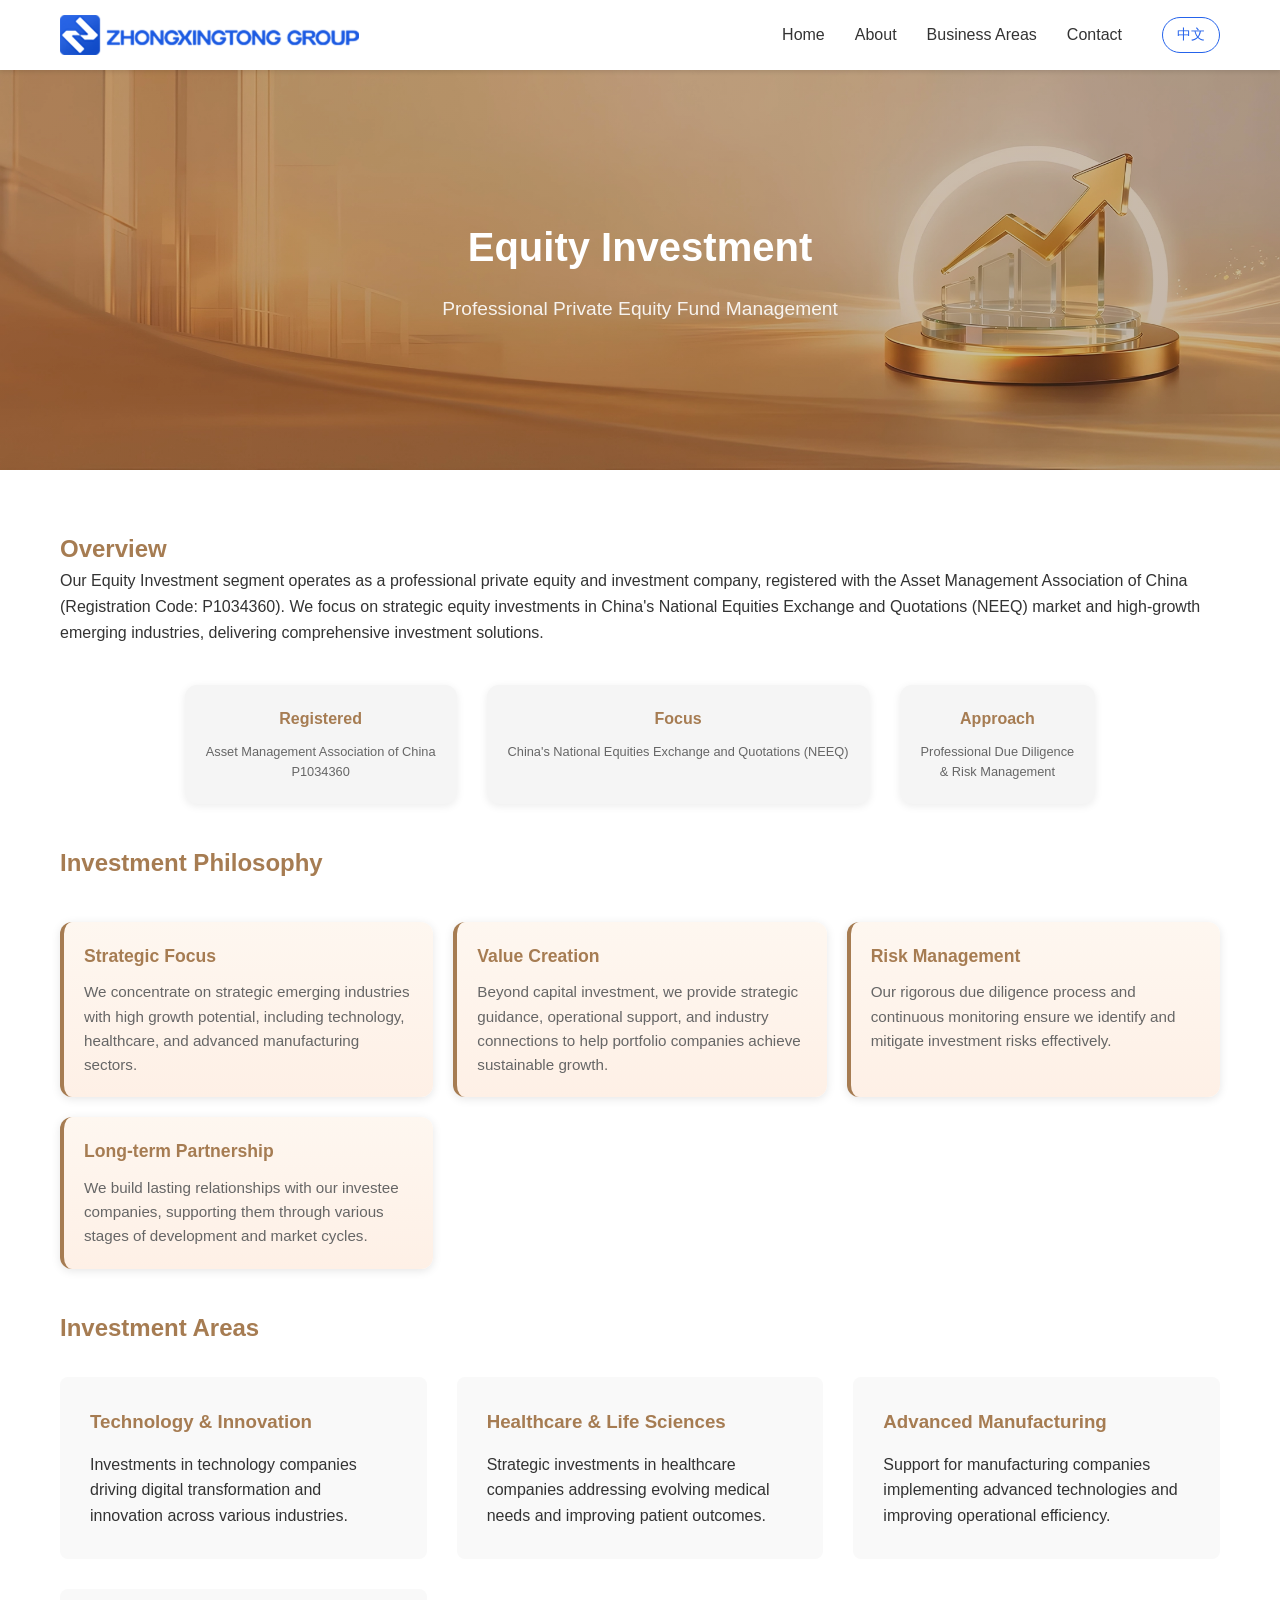
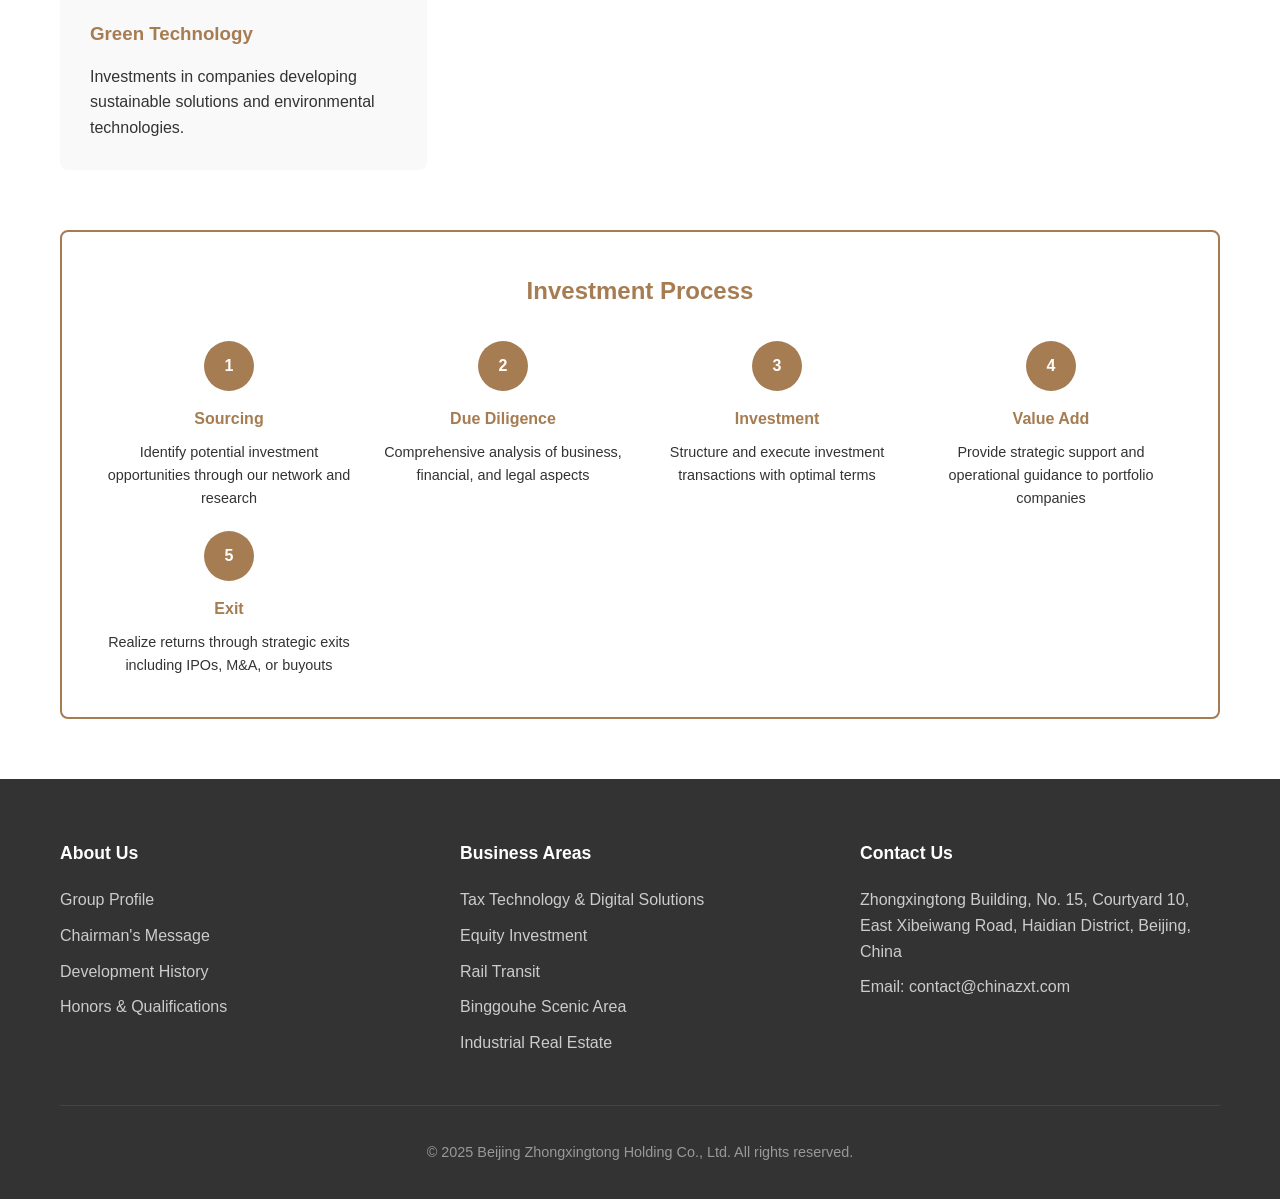
<file: equity-investment.html>
<!DOCTYPE html>
<html lang="en">
<head>
  <meta charset="UTF-8">
  <meta name="viewport" content="width=device-width, initial-scale=1.0">
  <title>Equity Investment - Zhongxingtong Group</title>
  <link rel="shortcut icon" href="favicon.ico" type="image/x-icon">
  <link rel="stylesheet" href="assets/css/style.css?v=20250525">
  <link rel="stylesheet" href="assets/css/images.css">
  <style>
    .business-header {
      position: relative;
      color: white;
      text-align: center;
      padding: 0;
      min-height: 400px;
      display: flex;
      align-items: center;
      justify-content: center;
      background-image: url('images/ei/banner.png');
      background-size: cover;
      background-position: center;
      background-repeat: no-repeat;
    }
    .business-header::before {
      content: "";
      position: absolute;
      top: 0; left: 0; right: 0; bottom: 0;
      background: linear-gradient(135deg, rgba(139, 90, 43, 0.3), rgba(101, 67, 33, 0.4));
      z-index: 1;
    }
    .business-header .container {
      position: relative;
      z-index: 2;
      padding: 60px 20px;
    }
    .business-header h1 {
      font-size: clamp(1.8rem, 4vw, 2.5rem);
      margin-bottom: 15px;
    }
    .business-header p {
      font-size: clamp(1rem, 1.5vw, 1.25rem);
      opacity: 0.9;
    }
    .content-section {
      padding: 60px 20px;
    }
    .investment-approach {
      display: grid;
      grid-template-columns: repeat(auto-fit, minmax(280px, 1fr));
      gap: 20px;
      margin: 40px 0;
    }
    .approach-card {
      background: linear-gradient(180deg, #fef7f0 0%, #fef0e6 100%);
      padding: 20px;
      border-radius: 12px;
      box-shadow: 0 2px 10px rgba(0,0,0,0.1);
      border-left: 4px solid #a67c52;
    }
    .approach-card h3 {
      color: #a67c52;
      margin-bottom: 10px;
      font-size: 1.1rem;
    }
    .approach-card p {
      color: #666;
      font-size: 0.95rem;
    }
    .badge-container {
      display: flex;
      justify-content: center;
      gap: clamp(15px, 3vw, 30px);
      margin: 40px 0;
      flex-wrap: wrap;
    }
    .badge {
      text-align: center;
      background: #f5f5f5;
      padding: clamp(14px, 2.1vw, 21px);
      border-radius: 12px;
      min-width: 80px;
      box-shadow: 0 2px 8px rgba(0,0,0,0.08);
    }
    .badge h4 {
      color: #a67c52;
      margin-bottom: 10px;
    }
    .badge p {
      font-size: clamp(0.7rem, 1vw, 0.85rem);
      color: #666;
    }
    .investment-grid {
      display: grid;
      grid-template-columns: repeat(auto-fit, minmax(300px, 1fr));
      gap: 30px;
      margin-top: 30px;
    }
    .investment-card {
      padding: 30px;
      background: #f9f9f9;
      border-radius: 8px;
    }
    .investment-card h3 {
      color: #a67c52;
      margin-bottom: 15px;
    }
    .content-section h2 {
      color: #a67c52;
    }
    .process-section {
      margin-top: 60px;
      padding: 40px;
      background: white;
      border: 2px solid #a67c52;
      border-radius: 8px;
    }
    .process-section h2 {
      text-align: center;
    }
    .process-grid {
      display: grid;
      grid-template-columns: repeat(auto-fit, minmax(200px, 1fr));
      gap: 20px;
      margin-top: 30px;
    }
    .process-step {
      text-align: center;
    }
    .step-number {
      width: 50px;
      height: 50px;
      background: #a67c52;
      color: white;
      border-radius: 50%;
      display: flex;
      align-items: center;
      justify-content: center;
      margin: 0 auto 15px;
      font-weight: bold;
    }
    .process-step h4 {
      color: #a67c52;
      margin-bottom: 10px;
    }
    .process-step p {
      font-size: 0.9rem;
    }
  </style>
</head>
<body>
    <header>
    <nav class="navbar">
      <div class="container nav-container">
        <a href="index.html" class="logo">
          <img src="images/logo.png" alt="Zhongxingtong Group">
        </a>
        <button class="mobile-menu-btn" aria-label="Toggle menu">
          <span></span><span></span><span></span>
        </button>
        <ul class="nav-links">
          <li><a href="index.html">Home</a></li>
          <li><a href="about.html">About</a></li>
          <li class="dropdown">
            <span class="dropdown-toggle active">Business Areas</span>
            <div class="dropdown-menu">
              <a href="finance-taxation.html">Tax Technology &amp; Digital Solutions</a>
              <a href="equity-investment.html">Equity Investment</a>
              <a href="rail-transit.html">Rail Transit</a>
              <a href="binggouhe-scenic.html">Binggouhe Scenic Area</a>
              <a href="industrial-real-estate.html">Industrial Real Estate</a>
            </div>
          </li>
          <li><a href="contact.html">Contact</a></li>
        <li class="lang-switcher"><a href="https://www.chinazxt.com/" target="_blank" rel="noopener">中文</a></li>
        </ul>
      </div>
    </nav>
  </header>

  <main>
    <section class="business-header">
      <div class="container">
        <h1>Equity Investment</h1>
        <p>Professional Private Equity Fund Management</p>
      </div>
    </section>

    <section class="content-section">
      <div class="container">
        <h2>Overview</h2>
        <p>Our Equity Investment segment operates as a professional private equity and investment company, registered with the Asset Management Association of China (Registration Code: P1034360). We focus on strategic equity investments in China's National Equities Exchange and Quotations (NEEQ) market and high-growth emerging industries, delivering comprehensive investment solutions.</p>

        <div class="badge-container">
          <div class="badge">
            <h4>Registered</h4>
            <p>Asset Management Association of China</p>
            <p>P1034360</p>
          </div>
          <div class="badge">
            <h4>Focus</h4>
            <p>China's National Equities Exchange and Quotations (NEEQ)</p>
          </div>
          <div class="badge">
            <h4>Approach</h4>
            <p>Professional Due Diligence</p>
            <p>& Risk Management</p>
          </div>
        </div>

        <h2>Investment Philosophy</h2>
        <div class="investment-approach">
          <div class="approach-card">
            <h3>Strategic Focus</h3>
            <p>We concentrate on strategic emerging industries with high growth potential, including technology, healthcare, and advanced manufacturing sectors.</p>
          </div>

          <div class="approach-card">
            <h3>Value Creation</h3>
            <p>Beyond capital investment, we provide strategic guidance, operational support, and industry connections to help portfolio companies achieve sustainable growth.</p>
          </div>

          <div class="approach-card">
            <h3>Risk Management</h3>
            <p>Our rigorous due diligence process and continuous monitoring ensure we identify and mitigate investment risks effectively.</p>
          </div>

          <div class="approach-card">
            <h3>Long-term Partnership</h3>
            <p>We build lasting relationships with our investee companies, supporting them through various stages of development and market cycles.</p>
          </div>
        </div>

        <h2>Investment Areas</h2>
        <div class="investment-grid">
          <div class="investment-card">
            <h3>Technology & Innovation</h3>
            <p>Investments in technology companies driving digital transformation and innovation across various industries.</p>
          </div>

          <div class="investment-card">
            <h3>Healthcare & Life Sciences</h3>
            <p>Strategic investments in healthcare companies addressing evolving medical needs and improving patient outcomes.</p>
          </div>

          <div class="investment-card">
            <h3>Advanced Manufacturing</h3>
            <p>Support for manufacturing companies implementing advanced technologies and improving operational efficiency.</p>
          </div>

          <div class="investment-card">
            <h3>Green Technology</h3>
            <p>Investments in companies developing sustainable solutions and environmental technologies.</p>
          </div>
        </div>

        <div class="process-section">
          <h2>Investment Process</h2>
          <div class="process-grid">
            <div class="process-step">
              <div class="step-number">1</div>
              <h4>Sourcing</h4>
              <p>Identify potential investment opportunities through our network and research</p>
            </div>
            <div class="process-step">
              <div class="step-number">2</div>
              <h4>Due Diligence</h4>
              <p>Comprehensive analysis of business, financial, and legal aspects</p>
            </div>
            <div class="process-step">
              <div class="step-number">3</div>
              <h4>Investment</h4>
              <p>Structure and execute investment transactions with optimal terms</p>
            </div>
            <div class="process-step">
              <div class="step-number">4</div>
              <h4>Value Add</h4>
              <p>Provide strategic support and operational guidance to portfolio companies</p>
            </div>
            <div class="process-step">
              <div class="step-number">5</div>
              <h4>Exit</h4>
              <p>Realize returns through strategic exits including IPOs, M&A, or buyouts</p>
            </div>
          </div>
        </div>
      </div>
    </section>
  </main>

    <footer>
    <div class="container">
      <div class="footer-content">
        <div class="footer-section">
          <h4>About Us</h4>
          <ul>
            <li><a href="about.html">Group Profile</a></li>
            <li><a href="about.html#chairman">Chairman's Message</a></li>
            <li><a href="about.html#history">Development History</a></li>
            <li><a href="about.html#honors">Honors & Qualifications</a></li>
          </ul>
        </div>
        <div class="footer-section">
          <h4>Business Areas</h4>
          <ul>
            <li><a href="finance-taxation.html">Tax Technology &amp; Digital Solutions</a></li>
            <li><a href="equity-investment.html">Equity Investment</a></li>
            <li><a href="rail-transit.html">Rail Transit</a></li>
            <li><a href="binggouhe-scenic.html">Binggouhe Scenic Area</a></li>
            <li><a href="industrial-real-estate.html">Industrial Real Estate</a></li>
          </ul>
        </div>
        <div class="footer-section">
          <h4>Contact Us</h4>
          <p>Zhongxingtong Building, No. 15, Courtyard 10, East Xibeiwang Road, Haidian District, Beijing, China</p>
          <p>Email: contact@chinazxt.com</p>
        </div>
      </div>
      <div class="footer-bottom">
        <p>&copy; 2025 Beijing Zhongxingtong Holding Co., Ltd. All rights reserved.</p>
      </div>
    </div>
  </footer>

  <script src="assets/js/main.js"></script>
</body>
</html>
</file>
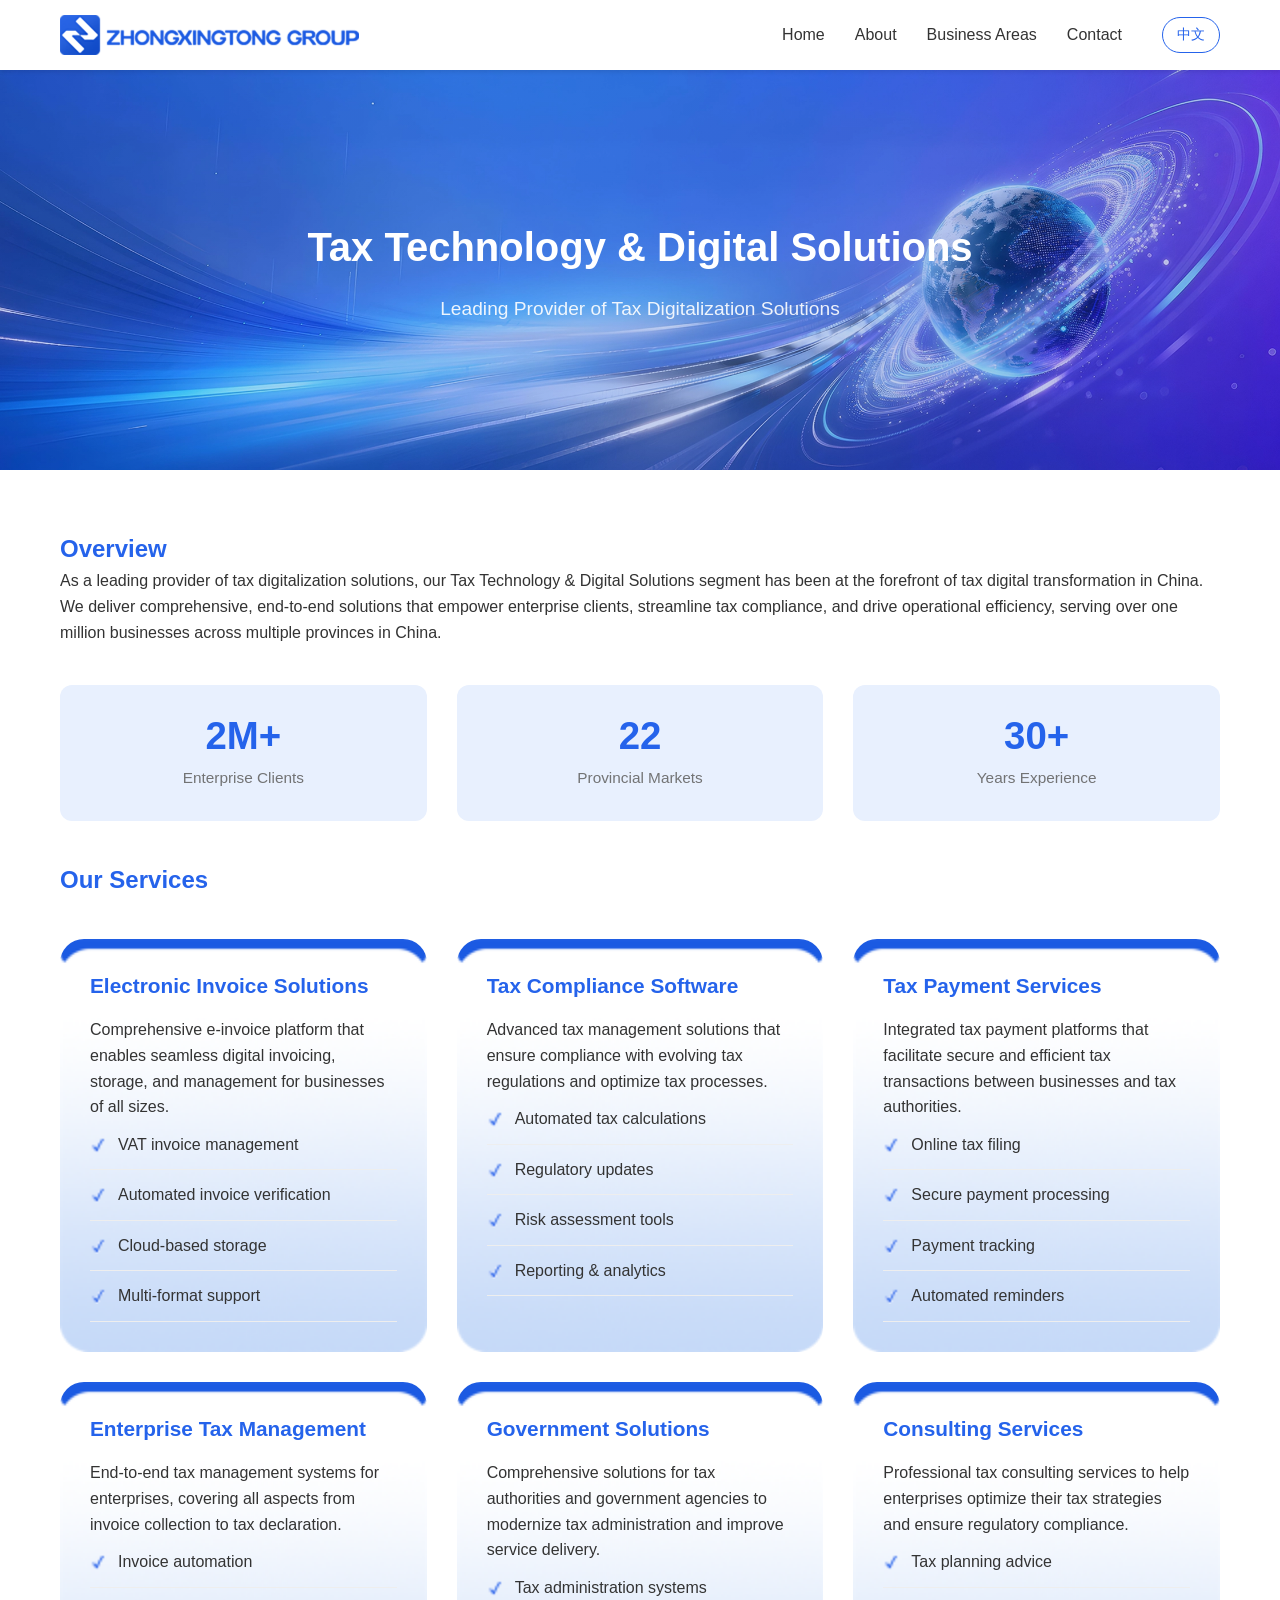
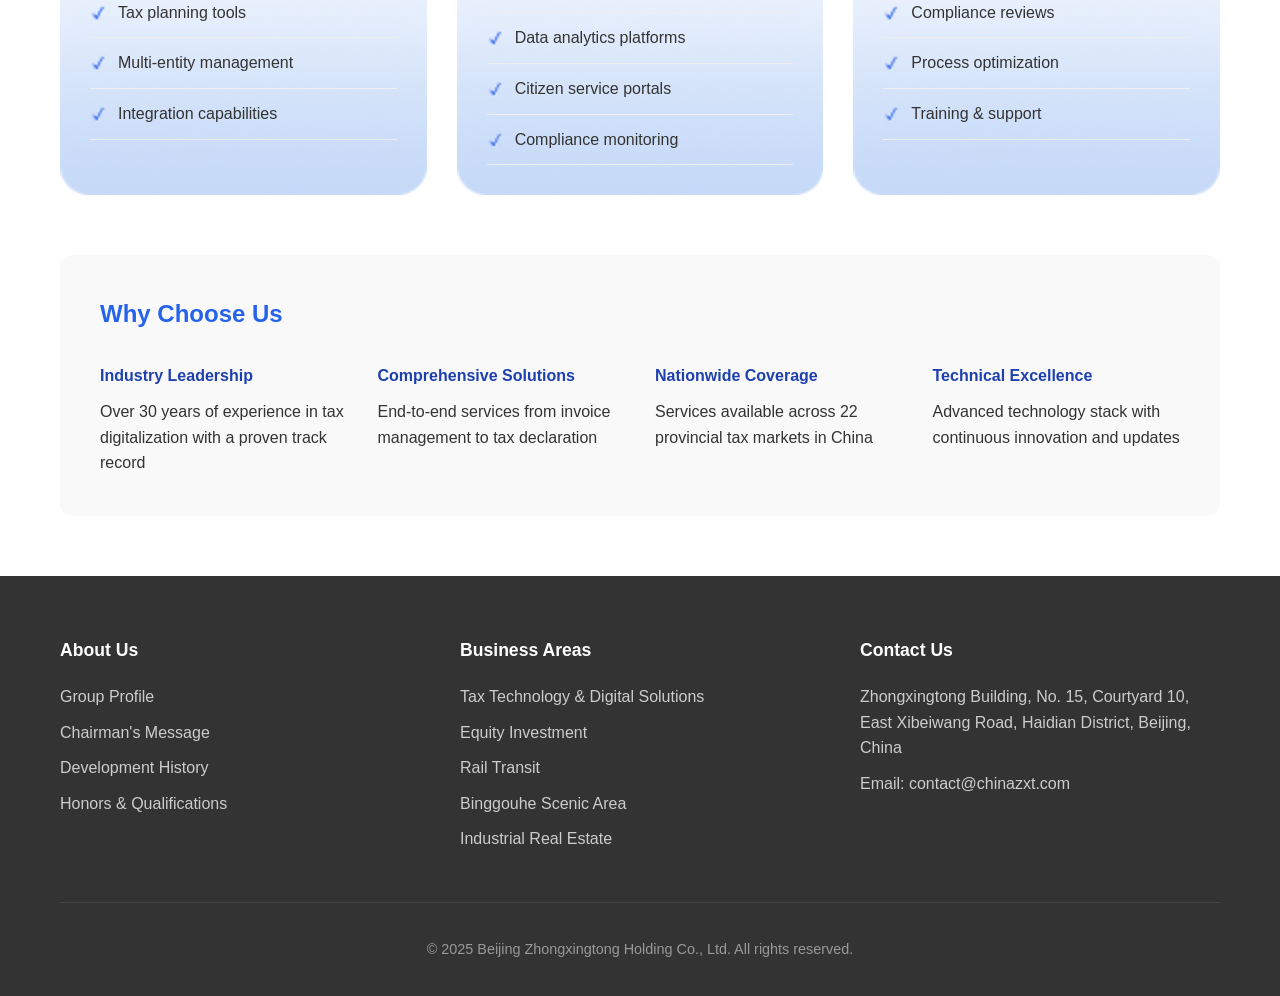
<file: finance-taxation.html>
<!DOCTYPE html>
<html lang="en">
<head>
  <meta charset="UTF-8">
  <meta name="viewport" content="width=device-width, initial-scale=1.0">
  <title>Finance & Taxation - Zhongxingtong Group</title>
  <link rel="shortcut icon" href="favicon.ico" type="image/x-icon">
  <link rel="stylesheet" href="assets/css/style.css?v=20250525">
  <link rel="stylesheet" href="assets/css/images.css">
  <style>
    .business-header {
      position: relative;
      color: white;
      text-align: center;
      padding: 0;
      min-height: 400px;
      display: flex;
      align-items: center;
      justify-content: center;
      background-image: url('images/tax/banner.png');
      background-size: cover;
      background-position: center;
      background-repeat: no-repeat;
    }
    .business-header .hero-overlay {
      position: absolute;
      top: 0; left: 0; right: 0; bottom: 0;
      background: linear-gradient(135deg, rgba(37, 99, 235, 0.2), rgba(30, 64, 175, 0.3));
      z-index: 1;
    }
    .business-header .container {
      position: relative;
      z-index: 2;
      padding: 60px 20px;
    }
    .business-header h1 {
      font-size: clamp(1.8rem, 4vw, 2.5rem);
      margin-bottom: 15px;
    }
    .business-header p {
      font-size: clamp(1rem, 1.5vw, 1.25rem);
      opacity: 0.9;
    }
    .content-section {
      padding: 60px 20px;
    }
    .content-section h2 {
      color: #2563eb;
    }
    .service-grid {
      display: grid;
      grid-template-columns: repeat(auto-fit, minmax(300px, 1fr));
      gap: 30px;
      margin-top: 40px;
    }
    .service-card {
      border-radius: 24px;
      padding: 30px;
      overflow: hidden;
      background-image: url('images/tax/1.png');
      background-size: 100% 100%;
      background-position: center;
      background-repeat: no-repeat;
    }
    .service-card h3 {
      color: #2563eb;
      margin-bottom: 15px;
      font-size: 1.3rem;
    }
    .stats-row {
      display: flex;
      justify-content: space-around;
      flex-wrap: wrap;
      margin: 40px 0;
      gap: clamp(15px, 3vw, 30px);
    }
    .stat-box {
      text-align: center;
      background: #e8f0fe;
      padding: clamp(20px, 3vw, 30px);
      border-radius: 12px;
      min-width: 112px;
      flex: 1;
    }
    .stat-number {
      font-size: clamp(1.5rem, 3vw, 2.5rem);
      font-weight: 700;
      color: #2563eb;
      display: block;
      margin-bottom: 0.2em;
    }
    .stat-label {
      font-size: clamp(0.8rem, 1.2vw, 1rem);
      color: #666;
    }
    .feature-list {
      list-style: none;
      padding: 0;
    }
    .feature-list li {
      padding: 12px 0;
      border-bottom: 1px solid #eee;
      padding-left: 28px;
      position: relative;
    }
    .feature-list li::before {
      content: "";
      position: absolute;
      left: 0;
      top: 17px;
      width: 16px;
      height: 16px;
      background-image: url('images/tax/decor.png');
      background-size: contain;
      background-repeat: no-repeat;
    }
    .why-choose {
      margin-top: 60px;
      padding: clamp(30px, 4vw, 40px);
      background: #f9f9f9;
      border-radius: 12px;
    }
    .why-grid {
      display: grid;
      grid-template-columns: repeat(auto-fit, minmax(220px, 1fr));
      gap: 30px;
      margin-top: 30px;
    }
    .why-item h4 {
      color: #1e40af;
      margin-bottom: 10px;
    }
    @media (max-width: 768px) {
      .business-header {
        min-height: 300px;
      }
      .business-header .container {
        padding: 40px 15px;
      }
    }
  </style>
</head>
<body>
    <header>
    <nav class="navbar">
      <div class="container nav-container">
        <a href="index.html" class="logo">
          <img src="images/logo.png" alt="Zhongxingtong Group">
        </a>
        <button class="mobile-menu-btn" aria-label="Toggle menu">
          <span></span><span></span><span></span>
        </button>
        <ul class="nav-links">
          <li><a href="index.html">Home</a></li>
          <li><a href="about.html">About</a></li>
          <li class="dropdown">
            <span class="dropdown-toggle active">Business Areas</span>
            <div class="dropdown-menu">
              <a href="finance-taxation.html">Tax Technology &amp; Digital Solutions</a>
              <a href="equity-investment.html">Equity Investment</a>
              <a href="rail-transit.html">Rail Transit</a>
              <a href="binggouhe-scenic.html">Binggouhe Scenic Area</a>
              <a href="industrial-real-estate.html">Industrial Real Estate</a>
            </div>
          </li>
          <li><a href="contact.html">Contact</a></li>
        <li class="lang-switcher"><a href="https://www.chinazxt.com/" target="_blank" rel="noopener">中文</a></li>
        </ul>
      </div>
    </nav>
  </header>

  <main>
    <section class="business-header">
      <div class="hero-overlay"></div>
      <div class="container">
        <h1>Tax Technology & Digital Solutions</h1>
        <p>Leading Provider of Tax Digitalization Solutions</p>
      </div>
    </section>

    <section class="content-section">
      <div class="container">
        <h2>Overview</h2>
        <p>As a leading provider of tax digitalization solutions, our Tax Technology &amp; Digital Solutions segment has been at the forefront of tax digital transformation in China. We deliver comprehensive, end-to-end solutions that empower enterprise clients, streamline tax compliance, and drive operational efficiency, serving over one million businesses across multiple provinces in China.</p>

        <div class="stats-row">
          <div class="stat-box">
            <span class="stat-number">2M+</span>
            <span class="stat-label">Enterprise Clients</span>
          </div>
          <div class="stat-box">
            <span class="stat-number">22</span>
            <span class="stat-label">Provincial Markets</span>
          </div>
          <div class="stat-box">
            <span class="stat-number">30+</span>
            <span class="stat-label">Years Experience</span>
          </div>
        </div>

        <h2>Our Services</h2>
        <div class="service-grid">
          <div class="service-card">
            <h3>Electronic Invoice Solutions</h3>
            <p>Comprehensive e-invoice platform that enables seamless digital invoicing, storage, and management for businesses of all sizes.</p>
            <ul class="feature-list">
              <li>VAT invoice management</li>
              <li>Automated invoice verification</li>
              <li>Cloud-based storage</li>
              <li>Multi-format support</li>
            </ul>
          </div>

          <div class="service-card">
            <h3>Tax Compliance Software</h3>
            <p>Advanced tax management solutions that ensure compliance with evolving tax regulations and optimize tax processes.</p>
            <ul class="feature-list">
              <li>Automated tax calculations</li>
              <li>Regulatory updates</li>
              <li>Risk assessment tools</li>
              <li>Reporting & analytics</li>
            </ul>
          </div>

          <div class="service-card">
            <h3>Tax Payment Services</h3>
            <p>Integrated tax payment platforms that facilitate secure and efficient tax transactions between businesses and tax authorities.</p>
            <ul class="feature-list">
              <li>Online tax filing</li>
            <li>Secure payment processing</li>
            <li>Payment tracking</li>
            <li>Automated reminders</li>
            </ul>
          </div>

          <div class="service-card">
            <h3>Enterprise Tax Management</h3>
            <p>End-to-end tax management systems for enterprises, covering all aspects from invoice collection to tax declaration.</p>
            <ul class="feature-list">
              <li>Invoice automation</li>
              <li>Tax planning tools</li>
              <li>Multi-entity management</li>
              <li>Integration capabilities</li>
            </ul>
          </div>

          <div class="service-card">
            <h3>Government Solutions</h3>
            <p>Comprehensive solutions for tax authorities and government agencies to modernize tax administration and improve service delivery.</p>
            <ul class="feature-list">
              <li>Tax administration systems</li>
              <li>Data analytics platforms</li>
              <li>Citizen service portals</li>
              <li>Compliance monitoring</li>
            </ul>
          </div>

          <div class="service-card">
            <h3>Consulting Services</h3>
            <p>Professional tax consulting services to help enterprises optimize their tax strategies and ensure regulatory compliance.</p>
            <ul class="feature-list">
              <li>Tax planning advice</li>
              <li>Compliance reviews</li>
              <li>Process optimization</li>
              <li>Training & support</li>
            </ul>
          </div>
        </div>

        <div class="why-choose">
          <h2>Why Choose Us</h2>
          <div class="why-grid">
            <div class="why-item">
              <h4>Industry Leadership</h4>
              <p>Over 30 years of experience in tax digitalization with a proven track record</p>
            </div>
            <div class="why-item">
              <h4>Comprehensive Solutions</h4>
              <p>End-to-end services from invoice management to tax declaration</p>
            </div>
            <div class="why-item">
              <h4>Nationwide Coverage</h4>
              <p>Services available across 22 provincial tax markets in China</p>
            </div>
            <div class="why-item">
              <h4>Technical Excellence</h4>
              <p>Advanced technology stack with continuous innovation and updates</p>
            </div>
          </div>
        </div>
      </div>
    </section>
  </main>

    <footer>
    <div class="container">
      <div class="footer-content">
        <div class="footer-section">
          <h4>About Us</h4>
          <ul>
            <li><a href="about.html">Group Profile</a></li>
            <li><a href="about.html#chairman">Chairman's Message</a></li>
            <li><a href="about.html#history">Development History</a></li>
            <li><a href="about.html#honors">Honors & Qualifications</a></li>
          </ul>
        </div>
        <div class="footer-section">
          <h4>Business Areas</h4>
          <ul>
            <li><a href="finance-taxation.html">Tax Technology &amp; Digital Solutions</a></li>
            <li><a href="equity-investment.html">Equity Investment</a></li>
            <li><a href="rail-transit.html">Rail Transit</a></li>
            <li><a href="binggouhe-scenic.html">Binggouhe Scenic Area</a></li>
            <li><a href="industrial-real-estate.html">Industrial Real Estate</a></li>
          </ul>
        </div>
        <div class="footer-section">
          <h4>Contact Us</h4>
          <p>Zhongxingtong Building, No. 15, Courtyard 10, East Xibeiwang Road, Haidian District, Beijing, China</p>
          <p>Email: contact@chinazxt.com</p>
        </div>
      </div>
      <div class="footer-bottom">
        <p>&copy; 2025 Beijing Zhongxingtong Holding Co., Ltd. All rights reserved.</p>
      </div>
    </div>
  </footer>

  <script src="assets/js/main.js"></script>
</body>
</html>
</file>
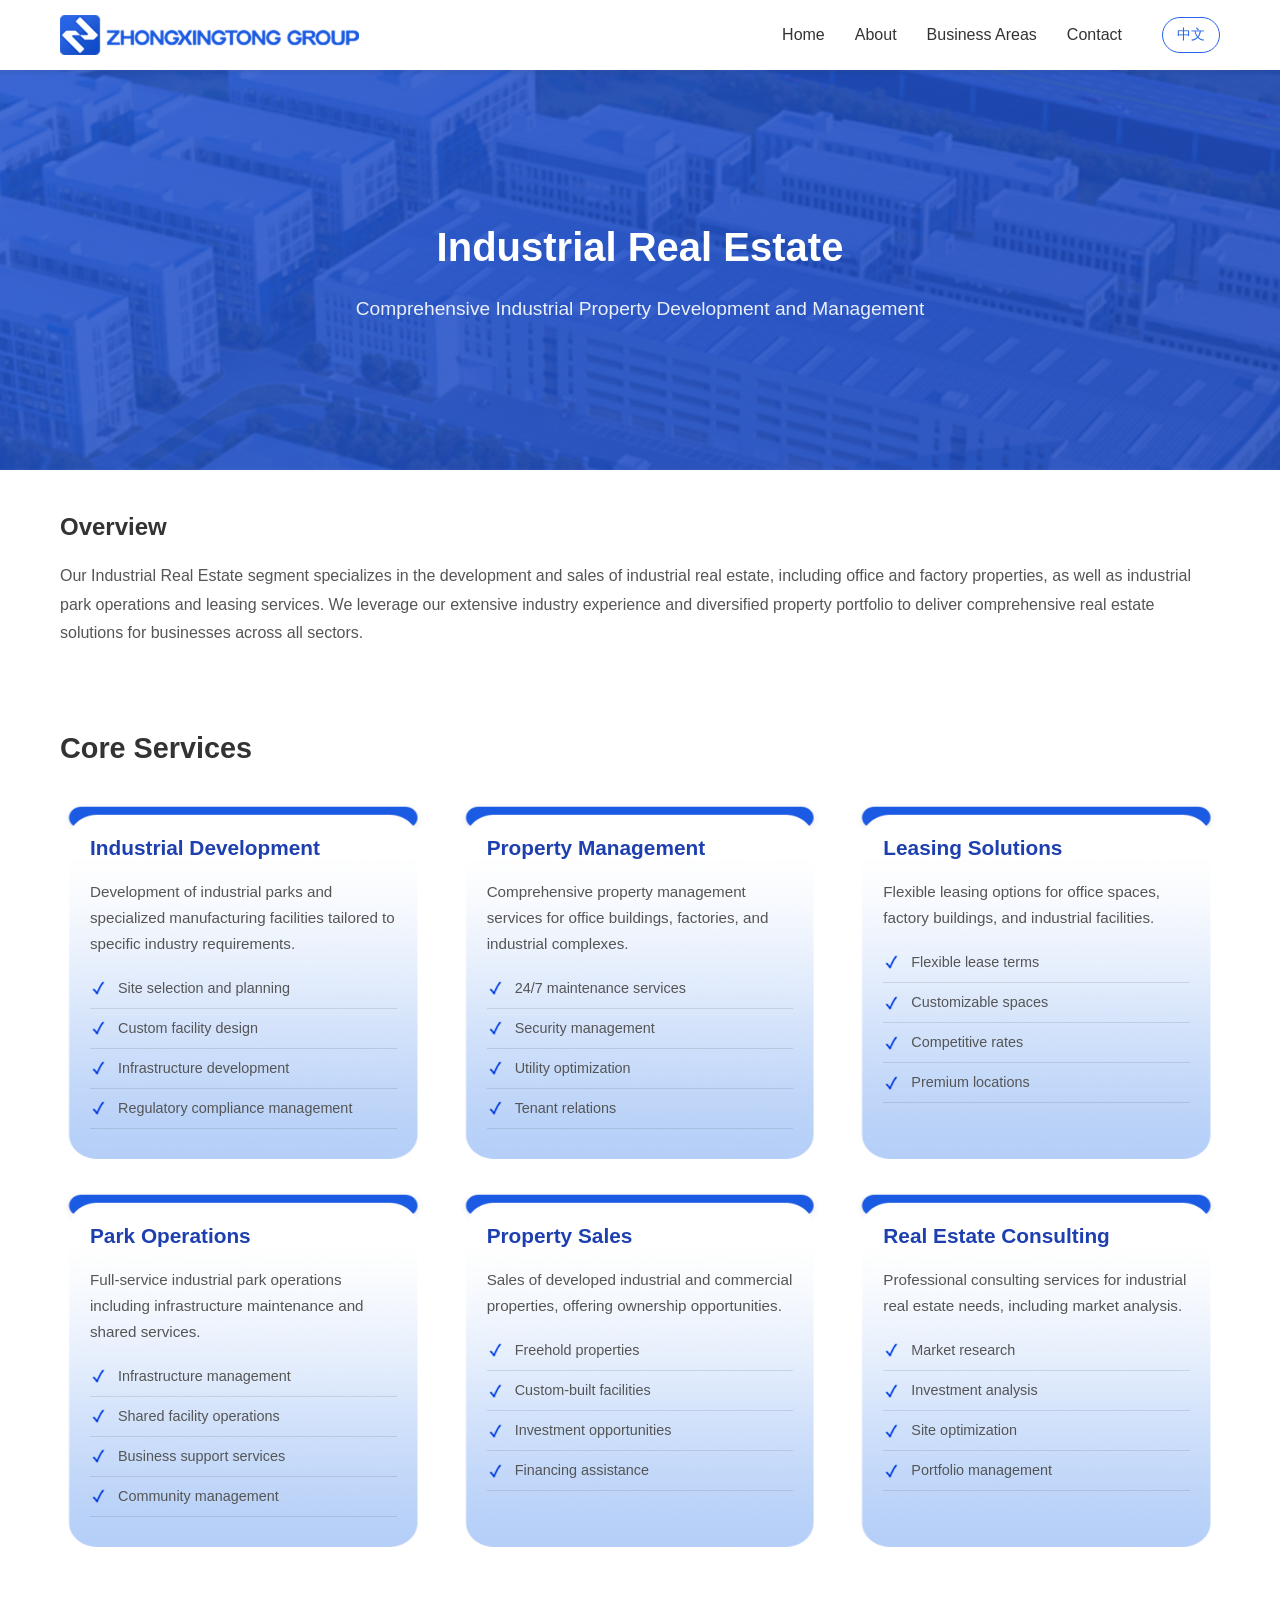
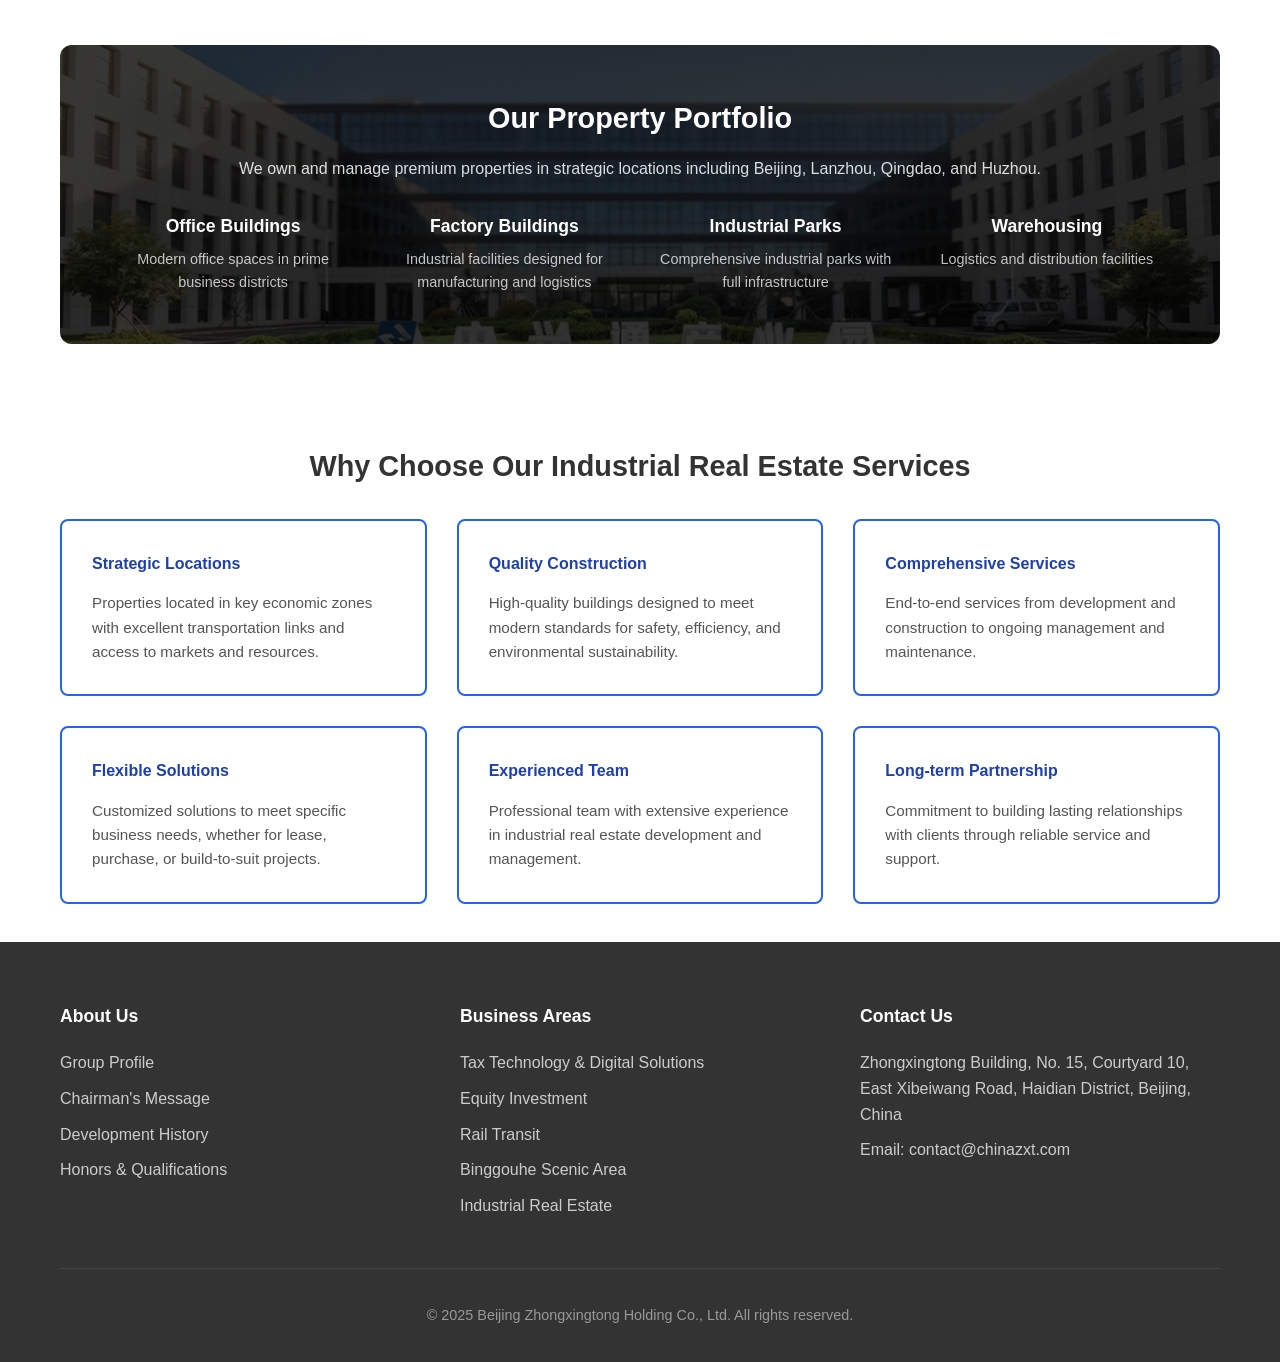
<file: industrial-real-estate.html>
<!DOCTYPE html>
<html lang="en">
<head>
  <meta charset="UTF-8">
  <meta name="viewport" content="width=device-width, initial-scale=1.0">
  <title>Industrial Real Estate - Zhongxingtong Group</title>
  <link rel="shortcut icon" href="favicon.ico" type="image/x-icon">
  <link rel="stylesheet" href="assets/css/style.css?v=20250525">
  <link rel="stylesheet" href="assets/css/images.css">
  <style>
    /* Banner */
    .business-header {
      position: relative;
      color: white;
      text-align: center;
      padding: 0;
      min-height: 400px;
      display: flex;
      align-items: center;
      justify-content: center;
      background-image: url('images/ire/banner.png');
      background-size: cover;
      background-position: center;
      background-repeat: no-repeat;
    }
    .business-header .hero-overlay {
      position: absolute;
      top: 0; left: 0; right: 0; bottom: 0;
      background: linear-gradient(135deg, rgba(37, 99, 235, 0.2), rgba(30, 64, 175, 0.3));
      z-index: 1;
    }
    .business-header .container {
      position: relative;
      z-index: 2;
      padding: 60px 20px;
    }
    .business-header h1 {
      font-size: clamp(1.8rem, 4vw, 2.5rem);
      margin-bottom: 15px;
    }
    .business-header p {
      font-size: clamp(1rem, 1.5vw, 1.25rem);
      opacity: 0.9;
    }

    /* Overview */
    .overview-section {
      padding: clamp(25px, 3vw, 40px) 20px;
    }
    .overview-section h2 {
      color: #333;
      margin-bottom: 15px;
    }
    .overview-section p {
      line-height: 1.8;
      color: #555;
    }

    /* Service Cards - finance-taxation pattern */
    .services-section {
      padding: clamp(25px, 3vw, 40px) 20px;
    }
    .services-section h2 {
      color: #333;
      margin-bottom: 30px;
      font-size: clamp(1.4rem, 2.5vw, 1.8rem);
    }
    .services-grid {
      display: grid;
      grid-template-columns: repeat(auto-fit, minmax(300px, 1fr));
      gap: 30px;
    }
    .service-card {
      border-radius: 24px;
      padding: 30px;
      min-height: 280px;
      overflow: hidden;
      background-image: url('images/ire/1.png');
      background-size: 100% 100%;
      background-position: center;
      background-repeat: no-repeat;
    }
    .service-card h3 {
      color: #1e40af;
      margin-bottom: 15px;
      font-size: 1.3rem;
    }
    .service-card p {
      color: #555;
      font-size: 0.95rem;
      line-height: 1.7;
      margin-bottom: 12px;
    }
    .feature-list {
      list-style: none;
      padding: 0;
    }
    .feature-list li {
      padding: 8px 0 8px 28px;
      border-bottom: 1px solid rgba(0,0,0,0.1);
      position: relative;
      font-size: 0.9rem;
      color: #555;
    }
    .feature-list li::before {
      content: "";
      position: absolute;
      left: 0;
      top: 50%;
      transform: translateY(-50%);
      width: 16px;
      height: 16px;
      background-image: url('images/ire/bullet.png');
      background-size: contain;
      background-repeat: no-repeat;
      mix-blend-mode: multiply;
    }

    /* Property Portfolio - background image, white text */
    .portfolio-section {
      padding: clamp(40px, 5vw, 60px) 20px;
    }
    .portfolio-inner {
      position: relative;
      border-radius: 12px;
      overflow: hidden;
      background-image: url('images/ire/bg-portfolio.png');
      background-size: cover;
      background-position: center;
      background-repeat: no-repeat;
      padding: clamp(30px, 4vw, 50px);
    }
    .portfolio-inner::before {
      content: '';
      position: absolute;
      top: 0; left: 0; right: 0; bottom: 0;
      background: rgba(0, 0, 0, 0.55);
      z-index: 0;
    }
    .portfolio-inner > * {
      position: relative;
      z-index: 1;
    }
    .portfolio-inner h2 {
      color: white;
      text-align: center;
      margin-bottom: 15px;
      font-size: clamp(1.4rem, 2.5vw, 1.8rem);
    }
    .portfolio-inner > p {
      color: rgba(255,255,255,0.85);
      text-align: center;
      margin-bottom: 30px;
    }
    .portfolio-grid {
      display: grid;
      grid-template-columns: repeat(auto-fit, minmax(200px, 1fr));
      gap: 25px;
    }
    .portfolio-item {
      text-align: center;
    }
    .portfolio-item h4 {
      color: white;
      margin-bottom: 8px;
      font-size: 1.1rem;
    }
    .portfolio-item p {
      color: rgba(255,255,255,0.75);
      font-size: 0.9rem;
    }

    /* Why Choose Us */
    .why-section {
      padding: clamp(25px, 3vw, 40px) 20px;
    }
    .why-section h2 {
      color: #333;
      text-align: center;
      margin-bottom: 30px;
      font-size: clamp(1.4rem, 2.5vw, 1.8rem);
    }
    .why-grid {
      display: grid;
      grid-template-columns: repeat(auto-fit, minmax(300px, 1fr));
      gap: 30px;
    }
    .why-card {
      padding: 30px;
      background: white;
      border: 2px solid #2563eb;
      border-radius: 8px;
    }
    .why-card h4 {
      color: #1e40af;
      margin-bottom: 15px;
    }
    .why-card p {
      color: #555;
      font-size: 0.95rem;
      line-height: 1.6;
    }

    @media (max-width: 768px) {
      .business-header {
        min-height: 300px;
      }
      .business-header .container {
        padding: 40px 15px;
      }
      .overview-layout {
        flex-direction: column;
      }
      .overview-image {
        flex: none;
        max-width: 100%;
      }
      .overview-image img {
        height: auto;
      }
    }
  </style>
</head>
<body>
    <header>
    <nav class="navbar">
      <div class="container nav-container">
        <a href="index.html" class="logo">
          <img src="images/logo.png" alt="Zhongxingtong Group">
        </a>
        <button class="mobile-menu-btn" aria-label="Toggle menu">
          <span></span><span></span><span></span>
        </button>
        <ul class="nav-links">
          <li><a href="index.html">Home</a></li>
          <li><a href="about.html">About</a></li>
          <li class="dropdown">
            <span class="dropdown-toggle active">Business Areas</span>
            <div class="dropdown-menu">
              <a href="finance-taxation.html">Tax Technology &amp; Digital Solutions</a>
              <a href="equity-investment.html">Equity Investment</a>
              <a href="rail-transit.html">Rail Transit</a>
              <a href="binggouhe-scenic.html">Binggouhe Scenic Area</a>
              <a href="industrial-real-estate.html">Industrial Real Estate</a>
            </div>
          </li>
          <li><a href="contact.html">Contact</a></li>
        <li class="lang-switcher"><a href="https://www.chinazxt.com/" target="_blank" rel="noopener">中文</a></li>
        </ul>
      </div>
    </nav>
  </header>

  <main>
    <!-- Banner -->
    <section class="business-header">
      <div class="hero-overlay"></div>
      <div class="container">
        <h1>Industrial Real Estate</h1>
        <p>Comprehensive Industrial Property Development and Management</p>
      </div>
    </section>

    <!-- Overview -->
    <section class="overview-section">
      <div class="container">
        <h2>Overview</h2>
        <p>Our Industrial Real Estate segment specializes in the development and sales of industrial real estate, including office and factory properties, as well as industrial park operations and leasing services. We leverage our extensive industry experience and diversified property portfolio to deliver comprehensive real estate solutions for businesses across all sectors.</p>
      </div>
    </section>

    <!-- Core Services -->
    <section class="services-section">
      <div class="container">
        <h2>Core Services</h2>
        <div class="services-grid">
          <div class="service-card">
            <h3>Industrial Development</h3>
            <p>Development of industrial parks and specialized manufacturing facilities tailored to specific industry requirements.</p>
            <ul class="feature-list">
              <li>Site selection and planning</li>
              <li>Custom facility design</li>
              <li>Infrastructure development</li>
              <li>Regulatory compliance management</li>
            </ul>
          </div>

          <div class="service-card">
            <h3>Property Management</h3>
            <p>Comprehensive property management services for office buildings, factories, and industrial complexes.</p>
            <ul class="feature-list">
              <li>24/7 maintenance services</li>
              <li>Security management</li>
              <li>Utility optimization</li>
              <li>Tenant relations</li>
            </ul>
          </div>

          <div class="service-card">
            <h3>Leasing Solutions</h3>
            <p>Flexible leasing options for office spaces, factory buildings, and industrial facilities.</p>
            <ul class="feature-list">
              <li>Flexible lease terms</li>
              <li>Customizable spaces</li>
              <li>Competitive rates</li>
              <li>Premium locations</li>
            </ul>
          </div>

          <div class="service-card">
            <h3>Park Operations</h3>
            <p>Full-service industrial park operations including infrastructure maintenance and shared services.</p>
            <ul class="feature-list">
              <li>Infrastructure management</li>
              <li>Shared facility operations</li>
              <li>Business support services</li>
              <li>Community management</li>
            </ul>
          </div>

          <div class="service-card">
            <h3>Property Sales</h3>
            <p>Sales of developed industrial and commercial properties, offering ownership opportunities.</p>
            <ul class="feature-list">
              <li>Freehold properties</li>
              <li>Custom-built facilities</li>
              <li>Investment opportunities</li>
              <li>Financing assistance</li>
            </ul>
          </div>

          <div class="service-card">
            <h3>Real Estate Consulting</h3>
            <p>Professional consulting services for industrial real estate needs, including market analysis.</p>
            <ul class="feature-list">
              <li>Market research</li>
              <li>Investment analysis</li>
              <li>Site optimization</li>
              <li>Portfolio management</li>
            </ul>
          </div>
        </div>
      </div>
    </section>

    <!-- Property Portfolio - background image, white text -->
    <section class="portfolio-section">
      <div class="container">
        <div class="portfolio-inner">
          <h2>Our Property Portfolio</h2>
          <p>We own and manage premium properties in strategic locations including Beijing, Lanzhou, Qingdao, and Huzhou.</p>
          <div class="portfolio-grid">
            <div class="portfolio-item">
              <h4>Office Buildings</h4>
              <p>Modern office spaces in prime business districts</p>
            </div>
            <div class="portfolio-item">
              <h4>Factory Buildings</h4>
              <p>Industrial facilities designed for manufacturing and logistics</p>
            </div>
            <div class="portfolio-item">
              <h4>Industrial Parks</h4>
              <p>Comprehensive industrial parks with full infrastructure</p>
            </div>
            <div class="portfolio-item">
              <h4>Warehousing</h4>
              <p>Logistics and distribution facilities</p>
            </div>
          </div>
        </div>
      </div>
    </section>

    <!-- Why Choose Us -->
    <section class="why-section">
      <div class="container">
        <h2>Why Choose Our Industrial Real Estate Services</h2>
        <div class="why-grid">
          <div class="why-card">
            <h4>Strategic Locations</h4>
            <p>Properties located in key economic zones with excellent transportation links and access to markets and resources.</p>
          </div>
          <div class="why-card">
            <h4>Quality Construction</h4>
            <p>High-quality buildings designed to meet modern standards for safety, efficiency, and environmental sustainability.</p>
          </div>
          <div class="why-card">
            <h4>Comprehensive Services</h4>
            <p>End-to-end services from development and construction to ongoing management and maintenance.</p>
          </div>
          <div class="why-card">
            <h4>Flexible Solutions</h4>
            <p>Customized solutions to meet specific business needs, whether for lease, purchase, or build-to-suit projects.</p>
          </div>
          <div class="why-card">
            <h4>Experienced Team</h4>
            <p>Professional team with extensive experience in industrial real estate development and management.</p>
          </div>
          <div class="why-card">
            <h4>Long-term Partnership</h4>
            <p>Commitment to building lasting relationships with clients through reliable service and support.</p>
          </div>
        </div>
      </div>
    </section>
  </main>

    <footer>
    <div class="container">
      <div class="footer-content">
        <div class="footer-section">
          <h4>About Us</h4>
          <ul>
            <li><a href="about.html">Group Profile</a></li>
            <li><a href="about.html#chairman">Chairman's Message</a></li>
            <li><a href="about.html#history">Development History</a></li>
            <li><a href="about.html#honors">Honors & Qualifications</a></li>
          </ul>
        </div>
        <div class="footer-section">
          <h4>Business Areas</h4>
          <ul>
            <li><a href="finance-taxation.html">Tax Technology &amp; Digital Solutions</a></li>
            <li><a href="equity-investment.html">Equity Investment</a></li>
            <li><a href="rail-transit.html">Rail Transit</a></li>
            <li><a href="binggouhe-scenic.html">Binggouhe Scenic Area</a></li>
            <li><a href="industrial-real-estate.html">Industrial Real Estate</a></li>
          </ul>
        </div>
        <div class="footer-section">
          <h4>Contact Us</h4>
          <p>Zhongxingtong Building, No. 15, Courtyard 10, East Xibeiwang Road, Haidian District, Beijing, China</p>
          <p>Email: contact@chinazxt.com</p>
        </div>
      </div>
      <div class="footer-bottom">
        <p>&copy; 2025 Beijing Zhongxingtong Holding Co., Ltd. All rights reserved.</p>
      </div>
    </div>
  </footer>

  <script src="assets/js/main.js"></script>
</body>
</html>
</file>
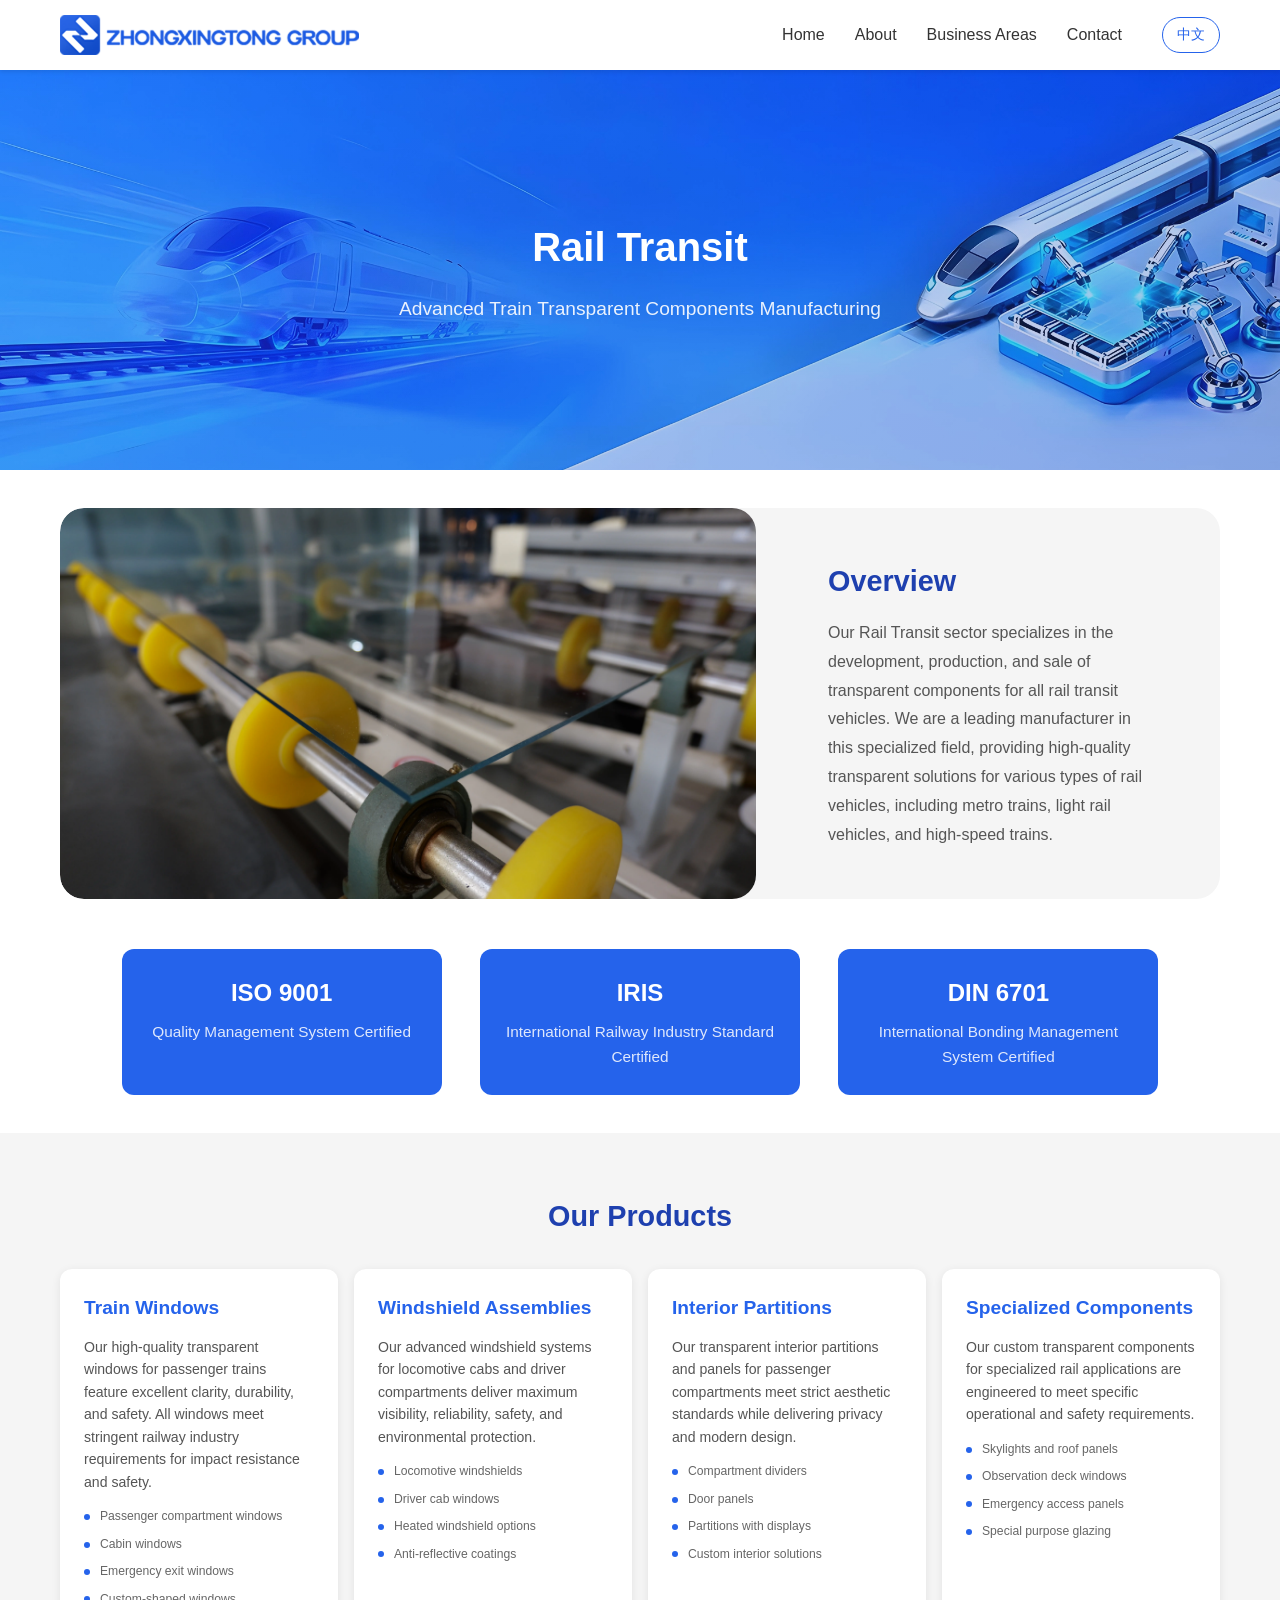
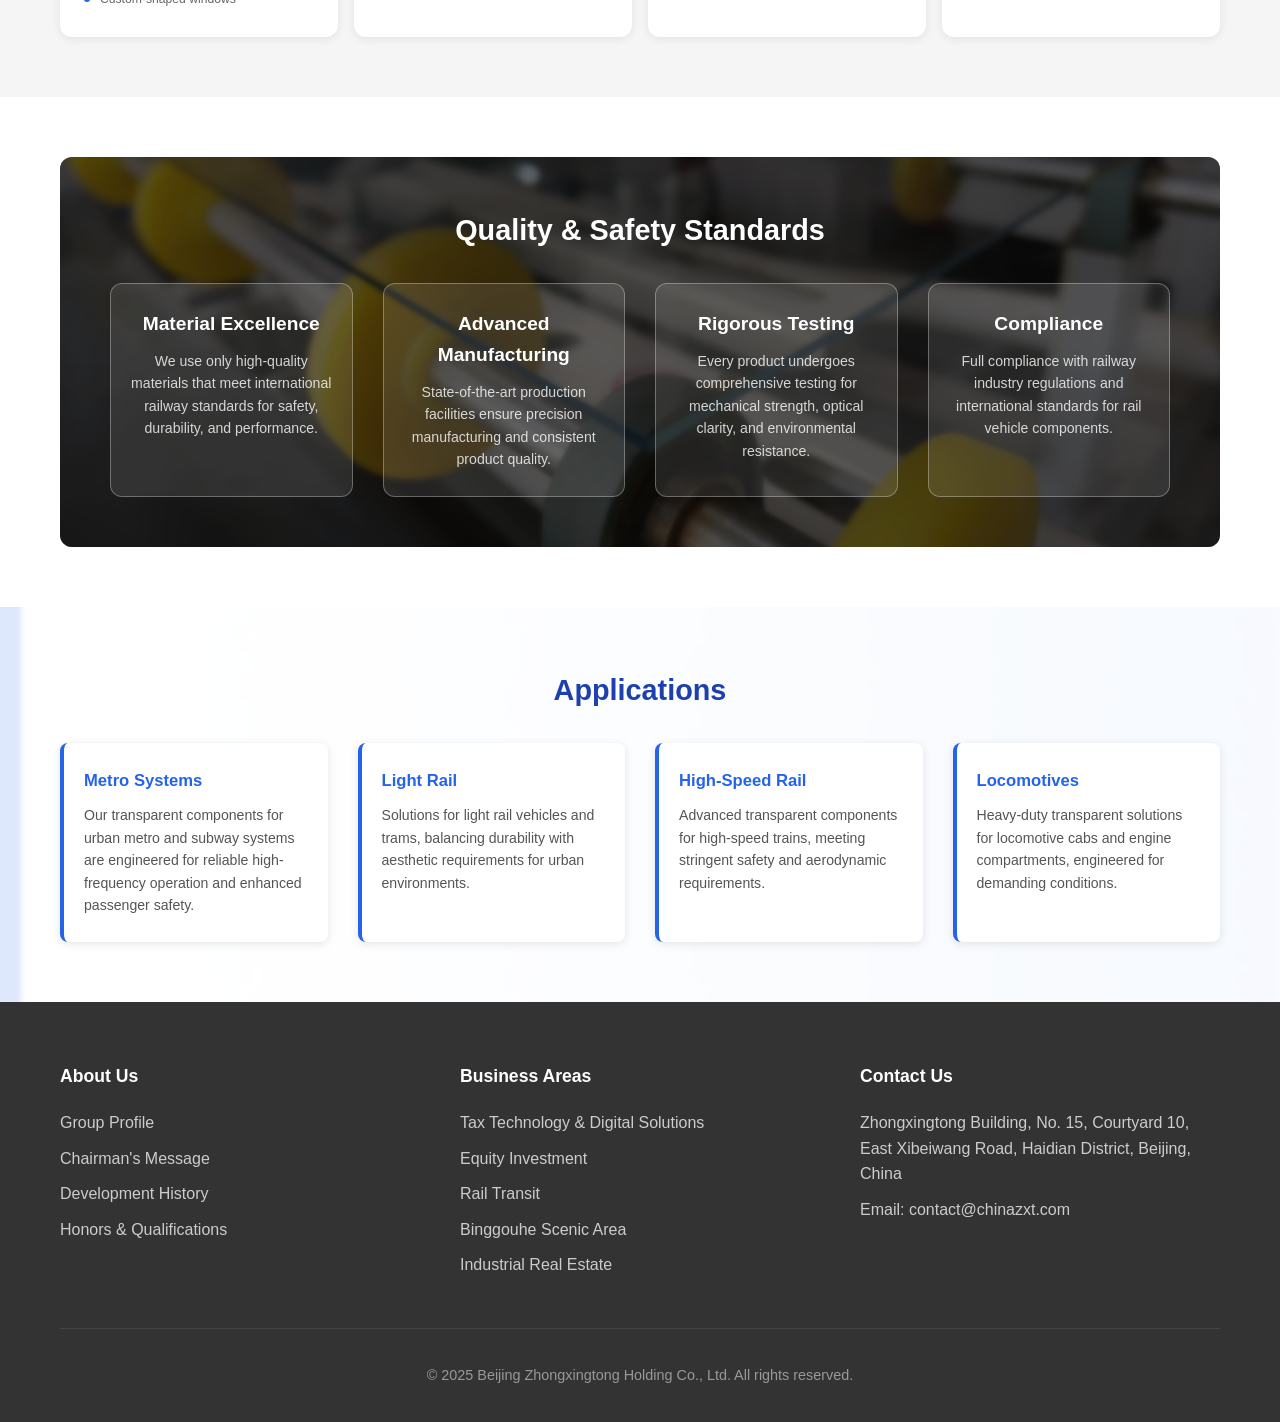
<file: rail-transit.html>
<!DOCTYPE html>
<html lang="en">
<head>
  <meta charset="UTF-8">
  <meta name="viewport" content="width=device-width, initial-scale=1.0">
  <title>Rail Transit - Zhongxingtong Group</title>
  <link rel="shortcut icon" href="favicon.ico" type="image/x-icon">
  <link rel="stylesheet" href="assets/css/style.css?v=20250525">
  <link rel="stylesheet" href="assets/css/images.css">
  <style>
    /* 2. Banner */
    .business-header {
      position: relative;
      color: white;
      text-align: center;
      padding: 0;
      min-height: 400px;
      display: flex;
      align-items: center;
      justify-content: center;
      background-image: url('images/trail/banner.png');
      background-size: cover;
      background-position: center;
      background-repeat: no-repeat;
    }
    .business-header .hero-overlay {
      position: absolute;
      top: 0; left: 0; right: 0; bottom: 0;
      background: linear-gradient(135deg, rgba(37, 99, 235, 0.2), rgba(30, 64, 175, 0.3));
      z-index: 1;
    }
    .business-header .container {
      position: relative;
      z-index: 2;
      padding: 60px 20px;
    }
    .business-header h1 {
      font-size: clamp(1.8rem, 4vw, 2.5rem);
      margin-bottom: 15px;
    }
    .business-header p {
      font-size: clamp(1rem, 1.5vw, 1.25rem);
      opacity: 0.9;
    }

    /* 3. Overview - gray rounded container, image + text */
    .overview-section {
      padding: clamp(25px, 3vw, 40px) 20px clamp(15px, 2vw, 25px);
    }
    .overview-layout {
      display: flex;
      align-items: stretch;
      background: #f5f5f5;
      border-radius: 24px;
      overflow: hidden;
    }
    .overview-image {
      flex: 0 0 60%;
      max-width: 60%;
    }
    .overview-image img {
      width: 100%;
      height: 100%;
      object-fit: cover;
      display: block;
      border-radius: 24px;
    }
    .overview-text {
      flex: 1;
      display: flex;
      align-items: center;
      justify-content: center;
      padding: clamp(25px, 4vw, 45px) clamp(15px, 3vw, 30px);
    }
    .overview-text-inner {
      max-width: 320px;
    }
    .overview-text h2 {
      color: #1e40af;
      font-weight: 800;
      margin-bottom: 15px;
      font-size: clamp(1.4rem, 2.5vw, 1.8rem);
    }
    .overview-text p {
      line-height: 1.8;
      color: #555;
    }

    /* 4. Certifications - card blue bg, white text, 3 in a row */
    .certifications-section {
      padding: clamp(15px, 2vw, 25px) 20px clamp(25px, 3vw, 40px);
    }
    .certifications-row {
      display: flex;
      justify-content: center;
      gap: clamp(15px, 3vw, 40px);
    }
    .cert-badge {
      flex: 1;
      max-width: 320px;
      text-align: center;
      padding: 25px 20px;
      background: #2563eb;
      border-radius: 12px;
      color: white;
    }
    .cert-badge h3 {
      color: white;
      font-size: clamp(1.2rem, 2vw, 1.5rem);
      margin-bottom: 8px;
      font-weight: 700;
    }
    .cert-badge p {
      color: rgba(255,255,255,0.85);
      font-size: clamp(0.85rem, 1.2vw, 1rem);
    }

    /* 5. Products - 4 in a row, gray bg */
    .products-section {
      background: #f5f5f5;
      padding: clamp(40px, 5vw, 60px) 20px;
    }
    .products-section h2 {
      color: #1e40af;
      text-align: center;
      margin-bottom: 30px;
      font-size: clamp(1.4rem, 2.5vw, 1.8rem);
    }
    .products-row {
      display: flex;
      gap: clamp(8px, 1.5vw, 16px);
    }
    .product-card {
      flex: 1;
      background: white;
      padding: clamp(16px, 2vw, 24px);
      border-radius: 12px;
      box-shadow: 0 2px 10px rgba(0,0,0,0.08);
    }
    .product-card h3 {
      color: #2563eb;
      margin-bottom: 12px;
      font-size: clamp(1rem, 1.5vw, 1.2rem);
    }
    .product-card p {
      color: #555;
      font-size: clamp(0.85rem, 1.1vw, 0.95rem);
      line-height: 1.6;
      margin-bottom: 10px;
    }
    .product-card ul {
      list-style: none;
      padding: 0;
    }
    .product-card ul li {
      padding: 4px 0;
      padding-left: 16px;
      position: relative;
      font-size: clamp(0.75rem, 0.95vw, 0.85rem);
      white-space: nowrap;
      color: #666;
    }
    .product-card ul li::before {
      content: "";
      position: absolute;
      left: 0;
      top: 50%;
      transform: translateY(-50%);
      width: 6px;
      height: 6px;
      background: #2563eb;
      border-radius: 50%;
    }

    /* 6. Quality & Safety - bg image within content width */
    .quality-section {
      padding: clamp(40px, 5vw, 60px) 20px;
    }
    .quality-inner {
      position: relative;
      border-radius: 12px;
      overflow: hidden;
      background-image: url('images/trail/bg-quality.png');
      background-size: cover;
      background-position: center;
      background-repeat: no-repeat;
      padding: clamp(30px, 4vw, 50px);
    }
    .quality-inner::before {
      content: '';
      position: absolute;
      top: 0; left: 0; right: 0; bottom: 0;
      background: rgba(0, 0, 0, 0.55);
      z-index: 0;
    }
    .quality-inner > * {
      position: relative;
      z-index: 1;
    }
    .quality-inner h2 {
      color: white;
      text-align: center;
      margin-bottom: 30px;
      font-size: clamp(1.4rem, 2.5vw, 1.8rem);
    }
    .quality-row {
      display: flex;
      gap: clamp(15px, 2.5vw, 30px);
    }
    .quality-item {
      flex: 1;
      text-align: center;
      padding: 25px 15px;
      border: 1px solid rgba(255,255,255,0.3);
      border-radius: 12px;
      background: rgba(255,255,255,0.1);
    }
    .quality-item h4 {
      color: white;
      margin-bottom: 10px;
      font-size: clamp(1rem, 1.5vw, 1.2rem);
    }
    .quality-item p {
      color: rgba(255,255,255,0.8);
      font-size: clamp(0.85rem, 1.1vw, 0.95rem);
      line-height: 1.6;
    }

    /* 7. Applications - bg image */
    .applications-section {
      position: relative;
      padding: clamp(40px, 5vw, 60px) 20px;
      background-image: url('images/trail/bg-apps.png');
      background-size: cover;
      background-position: center;
      background-repeat: no-repeat;
    }
    .applications-section .apps-overlay {
      position: relative;
      z-index: 1;
    }
    .applications-section::before {
      content: '';
      position: absolute;
      top: 0; left: 0; right: 0; bottom: 0;
      background: rgba(255, 255, 255, 0.85);
      z-index: 0;
    }
    .applications-section h2 {
      color: #1e40af;
      text-align: center;
      margin-bottom: 30px;
      font-size: clamp(1.4rem, 2.5vw, 1.8rem);
    }
    .apps-row {
      display: flex;
      gap: clamp(15px, 2.5vw, 30px);
    }
    .app-card {
      flex: 1;
      padding: 25px 20px;
      background: white;
      border-left: 4px solid #2563eb;
      border-radius: 8px;
      box-shadow: 0 2px 10px rgba(0,0,0,0.1);
    }
    .app-card h3 {
      color: #2563eb;
      margin-bottom: 10px;
      font-size: clamp(1rem, 1.3vw, 1.15rem);
    }
    .app-card p {
      color: #555;
      font-size: clamp(0.85rem, 1.1vw, 0.95rem);
      line-height: 1.6;
    }

    /* Responsive */
    @media (max-width: 992px) {
      .overview-layout {
        flex-direction: column;
      }
      .overview-image {
        flex: none;
        max-width: 100%;
      }
      .overview-image img {
        height: auto;
      }
      .products-row,
      .quality-row,
      .apps-row {
        flex-wrap: wrap;
      }
      .product-card,
      .quality-item,
      .app-card {
        flex: 1 1 calc(50% - 15px);
        min-width: 220px;
      }
    }
    @media (max-width: 768px) {
      .business-header {
        min-height: 300px;
      }
      .business-header .container {
        padding: 40px 15px;
      }
      .certifications-row {
        flex-direction: column;
        align-items: center;
      }
      .cert-badge {
        max-width: 100%;
        width: 100%;
      }
      .product-card,
      .quality-item,
      .app-card {
        flex: 1 1 100%;
      }
    }
  </style>
</head>
<body>
    <header>
    <nav class="navbar">
      <div class="container nav-container">
        <a href="index.html" class="logo">
          <img src="images/logo.png" alt="Zhongxingtong Group">
        </a>
        <button class="mobile-menu-btn" aria-label="Toggle menu">
          <span></span><span></span><span></span>
        </button>
        <ul class="nav-links">
          <li><a href="index.html">Home</a></li>
          <li><a href="about.html">About</a></li>
          <li class="dropdown">
            <span class="dropdown-toggle active">Business Areas</span>
            <div class="dropdown-menu">
              <a href="finance-taxation.html">Tax Technology &amp; Digital Solutions</a>
              <a href="equity-investment.html">Equity Investment</a>
              <a href="rail-transit.html">Rail Transit</a>
              <a href="binggouhe-scenic.html">Binggouhe Scenic Area</a>
              <a href="industrial-real-estate.html">Industrial Real Estate</a>
            </div>
          </li>
          <li><a href="contact.html">Contact</a></li>
        <li class="lang-switcher"><a href="https://www.chinazxt.com/" target="_blank" rel="noopener">中文</a></li>
        </ul>
      </div>
    </nav>
  </header>

  <main>
    <!-- 2. Banner -->
    <section class="business-header">
      <div class="hero-overlay"></div>
      <div class="container">
        <h1>Rail Transit</h1>
        <p>Advanced Train Transparent Components Manufacturing</p>
      </div>
    </section>

    <!-- 3. Overview -->
    <section class="overview-section">
      <div class="container">
        <div class="overview-layout">
          <div class="overview-image">
            <img src="images/trail/2.png" alt="Rail Transit Components">
          </div>
          <div class="overview-text">
            <div class="overview-text-inner">
              <h2>Overview</h2>
              <p>Our Rail Transit sector specializes in the development, production, and sale of transparent components for all rail transit vehicles. We are a leading manufacturer in this specialized field, providing high-quality transparent solutions for various types of rail vehicles, including metro trains, light rail vehicles, and high-speed trains.</p>
            </div>
          </div>
        </div>
      </div>
    </section>

    <!-- 4. Certifications -->
    <section class="certifications-section">
      <div class="container">
        <div class="certifications-row">
          <div class="cert-badge">
            <h3>ISO 9001</h3>
            <p>Quality Management System Certified</p>
          </div>
          <div class="cert-badge">
            <h3>IRIS</h3>
            <p>International Railway Industry Standard Certified</p>
          </div>
          <div class="cert-badge">
            <h3>DIN 6701</h3>
            <p>International Bonding Management System Certified</p>
          </div>
        </div>
      </div>
    </section>

    <!-- 5. Our Products -->
    <section class="products-section">
      <div class="container">
        <h2>Our Products</h2>
        <div class="products-row">
          <div class="product-card">
            <h3>Train Windows</h3>
            <p>Our high-quality transparent windows for passenger trains feature excellent clarity, durability, and safety. All windows meet stringent railway industry requirements for impact resistance and safety.</p>
            <ul>
              <li>Passenger compartment windows</li>
              <li>Cabin windows</li>
              <li>Emergency exit windows</li>
              <li>Custom-shaped windows</li>
            </ul>
          </div>
          <div class="product-card">
            <h3>Windshield Assemblies</h3>
            <p>Our advanced windshield systems for locomotive cabs and driver compartments deliver maximum visibility, reliability, safety, and environmental protection.</p>
            <ul>
              <li>Locomotive windshields</li>
              <li>Driver cab windows</li>
              <li>Heated windshield options</li>
              <li>Anti-reflective coatings</li>
            </ul>
          </div>
          <div class="product-card">
            <h3>Interior Partitions</h3>
            <p>Our transparent interior partitions and panels for passenger compartments meet strict aesthetic standards while delivering privacy and modern design.</p>
            <ul>
              <li>Compartment dividers</li>
              <li>Door panels</li>
              <li>Partitions with displays</li>
              <li>Custom interior solutions</li>
            </ul>
          </div>
          <div class="product-card">
            <h3>Specialized Components</h3>
            <p>Our custom transparent components for specialized rail applications are engineered to meet specific operational and safety requirements.</p>
            <ul>
              <li>Skylights and roof panels</li>
              <li>Observation deck windows</li>
              <li>Emergency access panels</li>
              <li>Special purpose glazing</li>
            </ul>
          </div>
        </div>
      </div>
    </section>

    <!-- 6. Quality & Safety Standards -->
    <section class="quality-section">
      <div class="container">
        <div class="quality-inner">
          <h2>Quality & Safety Standards</h2>
          <div class="quality-row">
            <div class="quality-item">
              <h4>Material Excellence</h4>
              <p>We use only high-quality materials that meet international railway standards for safety, durability, and performance.</p>
            </div>
            <div class="quality-item">
              <h4>Advanced Manufacturing</h4>
              <p>State-of-the-art production facilities ensure precision manufacturing and consistent product quality.</p>
            </div>
            <div class="quality-item">
              <h4>Rigorous Testing</h4>
              <p>Every product undergoes comprehensive testing for mechanical strength, optical clarity, and environmental resistance.</p>
            </div>
            <div class="quality-item">
              <h4>Compliance</h4>
              <p>Full compliance with railway industry regulations and international standards for rail vehicle components.</p>
            </div>
          </div>
        </div>
      </div>
    </section>

    <!-- 7. Applications -->
    <section class="applications-section">
      <div class="container apps-overlay">
        <h2>Applications</h2>
        <div class="apps-row">
          <div class="app-card">
            <h3>Metro Systems</h3>
            <p>Our transparent components for urban metro and subway systems are engineered for reliable high-frequency operation and enhanced passenger safety.</p>
          </div>
          <div class="app-card">
            <h3>Light Rail</h3>
            <p>Solutions for light rail vehicles and trams, balancing durability with aesthetic requirements for urban environments.</p>
          </div>
          <div class="app-card">
            <h3>High-Speed Rail</h3>
            <p>Advanced transparent components for high-speed trains, meeting stringent safety and aerodynamic requirements.</p>
          </div>
          <div class="app-card">
            <h3>Locomotives</h3>
            <p>Heavy-duty transparent solutions for locomotive cabs and engine compartments, engineered for demanding conditions.</p>
          </div>
        </div>
      </div>
    </section>
  </main>

    <footer>
    <div class="container">
      <div class="footer-content">
        <div class="footer-section">
          <h4>About Us</h4>
          <ul>
            <li><a href="about.html">Group Profile</a></li>
            <li><a href="about.html#chairman">Chairman's Message</a></li>
            <li><a href="about.html#history">Development History</a></li>
            <li><a href="about.html#honors">Honors & Qualifications</a></li>
          </ul>
        </div>
        <div class="footer-section">
          <h4>Business Areas</h4>
          <ul>
            <li><a href="finance-taxation.html">Tax Technology &amp; Digital Solutions</a></li>
            <li><a href="equity-investment.html">Equity Investment</a></li>
            <li><a href="rail-transit.html">Rail Transit</a></li>
            <li><a href="binggouhe-scenic.html">Binggouhe Scenic Area</a></li>
            <li><a href="industrial-real-estate.html">Industrial Real Estate</a></li>
          </ul>
        </div>
        <div class="footer-section">
          <h4>Contact Us</h4>
          <p>Zhongxingtong Building, No. 15, Courtyard 10, East Xibeiwang Road, Haidian District, Beijing, China</p>
          <p>Email: contact@chinazxt.com</p>
        </div>
      </div>
      <div class="footer-bottom">
        <p>&copy; 2025 Beijing Zhongxingtong Holding Co., Ltd. All rights reserved.</p>
      </div>
    </div>
  </footer>

  <script src="assets/js/main.js"></script>
</body>
</html>
</file>
<file: assets/css/style.css>
/* Reset & Base Styles */
*, *::before, *::after {
  box-sizing: border-box;
  margin: 0;
  padding: 0;
}

:root {
  --primary-color: #2563eb;
  --secondary-color: #1e40af;
  --accent-color: #4a7c43;
  --text-color: #333;
  --text-light: #666;
  --bg-color: #fff;
  --gray-light: #f5f5f5;
  --gray: #666;
  --border-color: #e5e7eb;
  --shadow-sm: 0 1px 3px rgba(0,0,0,0.1);
  --shadow-md: 0 4px 6px rgba(0,0,0,0.1);
  --shadow-lg: 0 10px 15px rgba(0,0,0,0.1);
  --transition: all 0.3s ease;
}

body {
  font-family: -apple-system, BlinkMacSystemFont, 'Segoe UI', Roboto, 'Helvetica Neue', Arial, sans-serif;
  line-height: 1.6;
  color: var(--text-color);
  background: var(--bg-color);
  scroll-behavior: smooth;
  padding-top: 70px;
}

/* Selection */
::selection {
  background: var(--primary-color);
  color: white;
}

/* Focus styles */
:focus {
  outline: 2px solid var(--primary-color);
  outline-offset: 2px;
}

.container {
  max-width: 1200px;
  margin: 0 auto;
  padding: 0 20px;
}

/* Navigation */
.navbar {
  background: var(--bg-color);
  box-shadow: 0 2px 4px rgba(0,0,0,0.1);
  position: fixed;
  top: 0;
  left: 0;
  right: 0;
  z-index: 100;
}

.nav-container {
  display: flex;
  justify-content: space-between;
  align-items: center;
  height: 70px;
}

.logo {
  display: flex;
  align-items: center;
  text-decoration: none;
}

.logo img {
  height: 40px;
  width: auto;
}

.nav-links {
  display: flex;
  align-items: center;
  list-style: none;
  gap: 30px;
}

.nav-links a {
  text-decoration: none;
  color: var(--text-color);
  font-weight: 500;
  transition: color 0.3s;
}
.nav-links a:focus {
  outline: none;
  color: var(--primary-color);
}

/* Language Switcher */
.lang-switcher {
  display: flex;
  align-items: center;
  margin-left: 10px;
}
.lang-switcher a {
  display: inline-flex;
  align-items: center;
  gap: 4px;
  padding: 6px 14px;
  border: 1px solid var(--primary-color);
  border-radius: 20px;
  font-size: 0.85rem;
  font-weight: 500;
  color: var(--primary-color);
  text-decoration: none;
  transition: all 0.3s;
}
.lang-switcher a:hover {
  background: var(--primary-color);
  color: white;
}

/* Dropdown Menu */
.dropdown {
  position: relative;
  display: inline-block;
}

.dropdown-toggle {
  cursor: pointer;
  display: inline;
  color: var(--text-color);
  font-weight: 500;
  text-decoration: none;
  transition: color 0.3s;
}

.dropdown-menu {
  display: none;
}

/* Desktop dropdown - hover trigger */
@media (min-width: 769px) {
  .dropdown-menu {
    position: absolute;
    top: 100%;
    left: 0;
    background: white;
    min-width: 220px;
    box-shadow: 0 8px 16px rgba(0,0,0,0.1);
    border-radius: 8px;
    padding: 10px 0;
    z-index: 1000;
    opacity: 0;
    transform: translateY(-10px);
    transition: all 0.3s ease;
  }

  .dropdown:hover .dropdown-menu {
    display: block !important;
    opacity: 1 !important;
    transform: translateY(0) !important;
  }

  .dropdown:focus .dropdown-menu,
  .dropdown:focus-within .dropdown-menu {
    display: block !important;
    opacity: 1 !important;
    transform: translateY(0) !important;
  }
}

.dropdown-menu a {
  display: block;
  padding: 12px 20px;
  color: var(--text-color);
  text-decoration: none;
  transition: all 0.3s;
  border-left: 3px solid transparent;
  white-space: nowrap;
}

.dropdown-menu a:hover {
  background: #f5f5f5;
  border-left-color: var(--primary-color);
  padding-left: 25px;
}

.nav-links a:hover,
.nav-links a.active,
.dropdown:hover .dropdown-toggle {
  color: var(--primary-color);
}

.mobile-menu-btn {
  display: none;
  background: none;
  border: none;
  cursor: pointer;
}

/* Desktop dropdown - hover trigger */
@media (min-width: 769px) {
  .dropdown-menu {
    display: none;
    position: absolute;
    top: 100%;
    left: 0;
    background: white;
    min-width: 220px;
    box-shadow: 0 8px 16px rgba(0,0,0,0.1);
    border-radius: 8px;
    padding: 10px 0;
    z-index: 1000;
    opacity: 0;
    transform: translateY(-10px);
    transition: all 0.3s ease;
  }

  .dropdown:hover .dropdown-menu {
    display: block !important;
    opacity: 1 !important;
    transform: translateY(0) !important;
  }

  .dropdown:focus .dropdown-menu,
  .dropdown:focus-within .dropdown-menu {
    display: block !important;
    opacity: 1 !important;
    transform: translateY(0) !important;
  }
}

/* Mobile Dropdown */
@media (max-width: 768px) {
  .dropdown-menu {
    position: static;
    box-shadow: none;
    border-radius: 0;
    padding-left: 20px;
    background: #f9f9f9;
    display: none;
  }

  .dropdown.active .dropdown-menu {
    display: block;
  }

  .dropdown-menu a {
    padding: 10px 15px;
    border-left: none;
    border-bottom: 1px solid #e5e7eb;
  }

  .dropdown-menu a:hover {
    padding-left: 20px;
    background: transparent;
  }
}

/* Hero Section */
.hero {
  position: relative;
  color: white;
  text-align: center;
  padding: 0;
  min-height: 500px;
  display: flex;
  align-items: center;
  justify-content: center;
  background-repeat: no-repeat;
  background-position: center;
  background-size: cover;
}

.hero-overlay {
  position: absolute;
  top: 0;
  left: 0;
  right: 0;
  bottom: 0;
  background: linear-gradient(135deg, rgba(37, 99, 235, 0.3), rgba(30, 64, 175, 0.4));
  z-index: 1;
}

.hero .container.hero-content {
  position: relative;
  z-index: 2;
  padding: 60px 20px;
}

.hero h1 {
  font-size: 3rem;
  margin-bottom: 20px;
}

.hero p {
  font-size: 1.25rem;
  margin-bottom: 30px;
  opacity: 0.9;
  max-width: 800px;
  margin-left: auto;
  margin-right: auto;
}

.hero-stats {
  display: flex;
  justify-content: center;
  gap: clamp(5px, 5vw, 50px);
  margin: clamp(20px, 4vw, 40px) 0;
  flex-wrap: nowrap;
}

.stat {
  text-align: center;
}

.stat-number {
  display: block;
  font-size: clamp(1.5rem, 3vw, 2.5rem);
  font-weight: 700;
  line-height: 1.1;
}

.stat-label {
  font-size: clamp(0.75rem, 1.2vw, 1rem);
  opacity: 0.9;
  line-height: 1.1;
}

/* Buttons */
.btn {
  display: inline-block;
  padding: 12px 30px;
  border-radius: 6px;
  text-decoration: none;
  font-weight: 600;
  transition: var(--transition);
  cursor: pointer;
  border: none;
  font-size: 1rem;
}

.btn-primary {
  background: white;
  color: var(--primary-color);
}

.btn-primary:hover {
  transform: translateY(-2px);
  box-shadow: 0 4px 12px rgba(0,0,0,0.2);
}

.btn-secondary {
  background: var(--primary-color);
  color: white;
}

.btn-secondary:hover {
  background: var(--secondary-color);
  transform: translateY(-2px);
  box-shadow: 0 4px 12px rgba(0,0,0,0.2);
}

.btn-outline {
  background: transparent;
  color: var(--primary-color);
  border: 2px solid var(--primary-color);
}

.btn-outline:hover {
  background: var(--primary-color);
  color: white;
}

.btn-small {
  padding: 8px 20px;
  font-size: 0.9rem;
}

.btn-large {
  padding: 16px 40px;
  font-size: 1.1rem;
}

/* Features */
.features {
  padding: 80px 20px;
  background: var(--gray-light);
}

.features h2 {
  text-align: center;
  margin-bottom: 50px;
  font-size: 2rem;
}

.feature-grid {
  display: grid;
  grid-template-columns: repeat(auto-fit, minmax(280px, 1fr));
  gap: 30px;
}

.feature-card {
  background: white;
  padding: 30px;
  border-radius: 24px;
  box-shadow: 0 2px 8px rgba(0,0,0,0.1);
  position: relative;
  overflow: hidden;
  min-height: 320px;
  display: flex;
  flex-direction: column;
  justify-content: flex-end;
  background-color: #f8fafc;
}

.feature-card::before {
  content: '';
  position: absolute;
  top: 0;
  left: 0;
  right: 0;
  bottom: 0;
  background-size: cover;
  background-position: center;
  z-index: 0;
}

.feature-card > * {
  position: relative;
  z-index: 1;
}

.feature-card h3 {
  color: var(--primary-color);
  margin-bottom: 15px;
}

.feature-card p {
  color: #333;
}

.feature-card .btn-link {
  color: var(--primary-color);
  font-weight: 600;
}

.feature-card .btn-link:hover {
  color: var(--secondary-color);
}

.btn-image {
  display: inline-flex;
  margin-top: 15px;
  position: relative;
  width: auto;
  align-self: flex-start;
  align-items: center;
  justify-content: center;
}

.btn-image img {
  display: block;
  width: auto;
  height: 26px;
}

.btn-image .btn-text {
  position: absolute;
  top: 0;
  left: 0;
  right: 0;
  bottom: 0;
  display: flex;
  align-items: center;
  justify-content: center;
  color: white;
  font-weight: 600;
  font-size: 0.9rem;
  white-space: nowrap;
  text-shadow: 0 1px 2px rgba(0,0,0,0.3);
}

.feature-card .feature-icon {
  font-size: 2.5rem;
  margin-bottom: 15px;
  display: block;
}

.btn-link {
  display: inline-block;
  margin-top: 15px;
  color: var(--primary-color);
  text-decoration: none;
  font-weight: 600;
  transition: color 0.3s;
}

.btn-link:hover {
  color: var(--secondary-color);
}

.about-preview {
  padding: 80px 20px;
  background: white;
  text-align: center;
}

.about-preview h2 {
  color: var(--primary-color);
  margin-bottom: 25px;
  font-size: 2rem;
}

.about-preview p {
  max-width: 900px;
  margin: 0 auto 30px;
  font-size: 1.1rem;
  line-height: 1.8;
  color: var(--gray);
}

/* Footer */
footer {
  background: var(--text-color);
  color: white;
  padding: 60px 20px 30px;
}

.footer-content {
  display: grid;
  grid-template-columns: repeat(auto-fit, minmax(250px, 1fr));
  gap: 40px;
  margin-bottom: 40px;
}

.footer-section h4 {
  margin-bottom: 20px;
  color: white;
  font-size: 1.1rem;
}

.footer-section ul {
  list-style: none;
}

.footer-section ul li {
  margin-bottom: 10px;
}

.footer-section a {
  color: #ccc;
  text-decoration: none;
  transition: color 0.3s;
}

.footer-section a:hover {
  color: white;
}

.footer-section p {
  color: #ccc;
  margin-bottom: 10px;
  line-height: 1.6;
}

.footer-bottom {
  text-align: center;
  padding-top: 30px;
  border-top: 1px solid #444;
}

.footer-bottom p {
  margin: 5px 0;
  color: #999;
  font-size: 0.9rem;
}

/* Responsive */
@media (max-width: 768px) {
  .mobile-menu-btn {
    display: flex;
    flex-direction: column;
    gap: 5px;
  }

  .mobile-menu-btn span {
    display: block;
    width: 25px;
    height: 3px;
    background: var(--text-color);
    transition: var(--transition);
  }

  .mobile-menu-btn.active span:nth-child(1) {
    transform: rotate(45deg) translate(5px, 5px);
  }

  .mobile-menu-btn.active span:nth-child(2) {
    opacity: 0;
  }

  .mobile-menu-btn.active span:nth-child(3) {
    transform: rotate(-45deg) translate(7px, -6px);
  }

  .nav-links {
    display: none;
    position: absolute;
    top: 70px;
    left: 0;
    right: 0;
    background: white;
    flex-direction: column;
    padding: 20px;
    gap: 15px;
    box-shadow: 0 4px 8px rgba(0,0,0,0.1);
    animation: slideDown 0.3s ease;
  }

  .nav-links.active {
    display: flex;
  }

  .hero {
    min-height: 500px;
  }

  .hero .container.hero-content {
    padding: 30px 15px;
  }

  .hero h1 {
    font-size: 1.8rem;
    margin-bottom: 12px;
  }

  .hero p {
    font-size: 0.95rem;
    margin-bottom: 15px;
    line-height: 1.6;
  }

  .footer-content {
    grid-template-columns: 1fr;
  }

  .contact-grid {
    grid-template-columns: 1fr;
  }
}

/* Animations */
@keyframes slideDown {
  from {
    opacity: 0;
    transform: translateY(-10px);
  }
  to {
    opacity: 1;
    transform: translateY(0);
  }
}

@keyframes fadeIn {
  from {
    opacity: 0;
  }
  to {
    opacity: 1;
  }
}

@keyframes slideUp {
  from {
    opacity: 0;
    transform: translateY(20px);
  }
  to {
    opacity: 1;
    transform: translateY(0);
  }
}

/* Utility classes */
.fade-in {
  animation: fadeIn 0.6s ease;
}

.slide-up {
  animation: slideUp 0.6s ease;
}

.text-center {
  text-align: center;
}

.text-primary {
  color: var(--primary-color);
}

.mt-1 { margin-top: 1rem; }
.mt-2 { margin-top: 2rem; }
.mt-3 { margin-top: 3rem; }
.mb-1 { margin-bottom: 1rem; }
.mb-2 { margin-bottom: 2rem; }
.mb-3 { margin-bottom: 3rem; }

.py-1 { padding-top: 1rem; padding-bottom: 1rem; }
.py-2 { padding-top: 2rem; padding-bottom: 2rem; }
.py-3 { padding-top: 3rem; padding-bottom: 3rem; }

/* Card hover effects */
.card-hover {
  transition: var(--transition);
}

.card-hover:hover {
  transform: translateY(-5px);
  box-shadow: var(--shadow-lg);
}

/* Loading state */
.loading {
  opacity: 0.6;
  pointer-events: none;
}

/* Accessibility */
.sr-only {
  position: absolute;
  width: 1px;
  height: 1px;
  padding: 0;
  margin: -1px;
  overflow: hidden;
  clip: rect(0, 0, 0, 0);
  white-space: nowrap;
  border-width: 0;
}

/* Print styles */
@media print {
  .navbar,
  .footer,
  .btn {
    display: none;
  }

  body {
    font-size: 12pt;
  }

  .content-section {
    page-break-inside: avoid;
  }
}
</file>
<file: assets/css/images.css>
/* 图片样式和占位符 */

/* 通用图片样式 */
img {
  max-width: 100%;
  height: auto;
  display: block;
}

/* Logo样式 */
.logo {
  display: flex;
  align-items: center;
  gap: 10px;
}

.logo-icon {
  width: 40px;
  height: 40px;
  background: linear-gradient(135deg, #2563eb, #1e40af);
  border-radius: 8px;
  display: flex;
  align-items: center;
  justify-content: center;
  color: white;
  font-size: 1.2rem;
  font-weight: bold;
}

/* 业务领域图片占位符 */
.business-area-image {
  width: 100%;
  height: 300px;
  background: linear-gradient(135deg, #667eea 0%, #764ba2 100%);
  display: flex;
  align-items: center;
  justify-content: center;
  border-radius: 12px;
  margin-bottom: 30px;
  color: white;
  font-size: 4rem;
  position: relative;
  overflow: hidden;
}

.business-area-image::before {
  content: '';
  position: absolute;
  top: 0;
  left: 0;
  right: 0;
  bottom: 0;
  background: rgba(255, 255, 255, 0.1);
  opacity: 0;
  transition: opacity 0.3s;
}

.business-area-image:hover::before {
  opacity: 1;
}

/* 为每个业务领域设置不同的渐变色 */
.finance-taxation-img {
  background: linear-gradient(135deg, #667eea 0%, #764ba2 100%);
}

.equity-investment-img {
  background: linear-gradient(135deg, #f093fb 0%, #f5576c 100%);
}

.rail-transit-img {
  background: linear-gradient(135deg, #4facfe 0%, #00f2fe 100%);
}

.binggouhe-scenic-img {
  background: linear-gradient(135deg, #43e97b 0%, #38f9d7 100%);
}

.industrial-real-estate-img {
  background: linear-gradient(135deg, #fa709a 0%, #fee140 100%);
}

/* 新闻图片占位符 */
.news-image {
  width: 100%;
  height: 200px;
  background: linear-gradient(135deg, #a8edea 0%, #fed6e3 100%);
  display: flex;
  align-items: center;
  justify-content: center;
  border-radius: 8px;
  color: #333;
  font-size: 2rem;
  margin-bottom: 15px;
}

/* 头像占位符 */
.avatar-placeholder {
  width: 120px;
  height: 120px;
  border-radius: 50%;
  background: linear-gradient(135deg, #667eea 0%, #764ba2 100%);
  display: flex;
  align-items: center;
  justify-content: center;
  color: white;
  font-size: 2.5rem;
  margin: 0 auto 20px;
}

/* 英雄区域背景 */
.hero-bg {
  background: linear-gradient(135deg, #667eea 0%, #764ba2 100%);
  position: relative;
}

.hero-bg::before {
  content: '';
  position: absolute;
  top: 0;
  left: 0;
  right: 0;
  bottom: 0;
  background: url('data:image/svg+xml,<svg xmlns="http://www.w3.org/2000/svg" viewBox="0 0 1200 120"><path fill="rgba(255,255,255,0.1)" d="M321.39,56.44c58-10.79,114.16-30.13,172-41.86,82.39-16.72,168.19-17.73,250.45-.39C823.78,31,906.67,72,985.66,92.83c70.05,18.48,146.53,26.09,214.34,3V0H0V27.35A600.21,600.21,0,0,0,321.39,56.44Z"></path></svg>') no-repeat bottom;
  background-size: cover;
}

/* 图标样式 */
.icon {
  display: inline-block;
  width: 1em;
  height: 1em;
  margin-right: 0.5em;
  vertical-align: middle;
}

/* 统计数据图标 */
.stat-icon {
  font-size: 3rem;
  margin-bottom: 15px;
  display: block;
}

/* 特性卡片图标 */
.feature-icon {
  font-size: 2.5rem;
  margin-bottom: 20px;
  display: block;
}

/* 图片加载状态 */
img[loading] {
  background: #f0f0f0;
  min-height: 200px;
}

img[loading="lazy"] {
  opacity: 0;
  transition: opacity 0.3s;
}

img.loaded {
  opacity: 1;
}

/* 响应式图片 */
.responsive-image {
  width: 100%;
  height: auto;
  object-fit: cover;
}

@media (max-width: 768px) {
  .business-area-image {
    height: 200px;
    font-size: 3rem;
  }

  .news-image {
    height: 150px;
    font-size: 1.5rem;
  }

  .avatar-placeholder {
    width: 100px;
    height: 100px;
    font-size: 2rem;
  }
}
</file>
